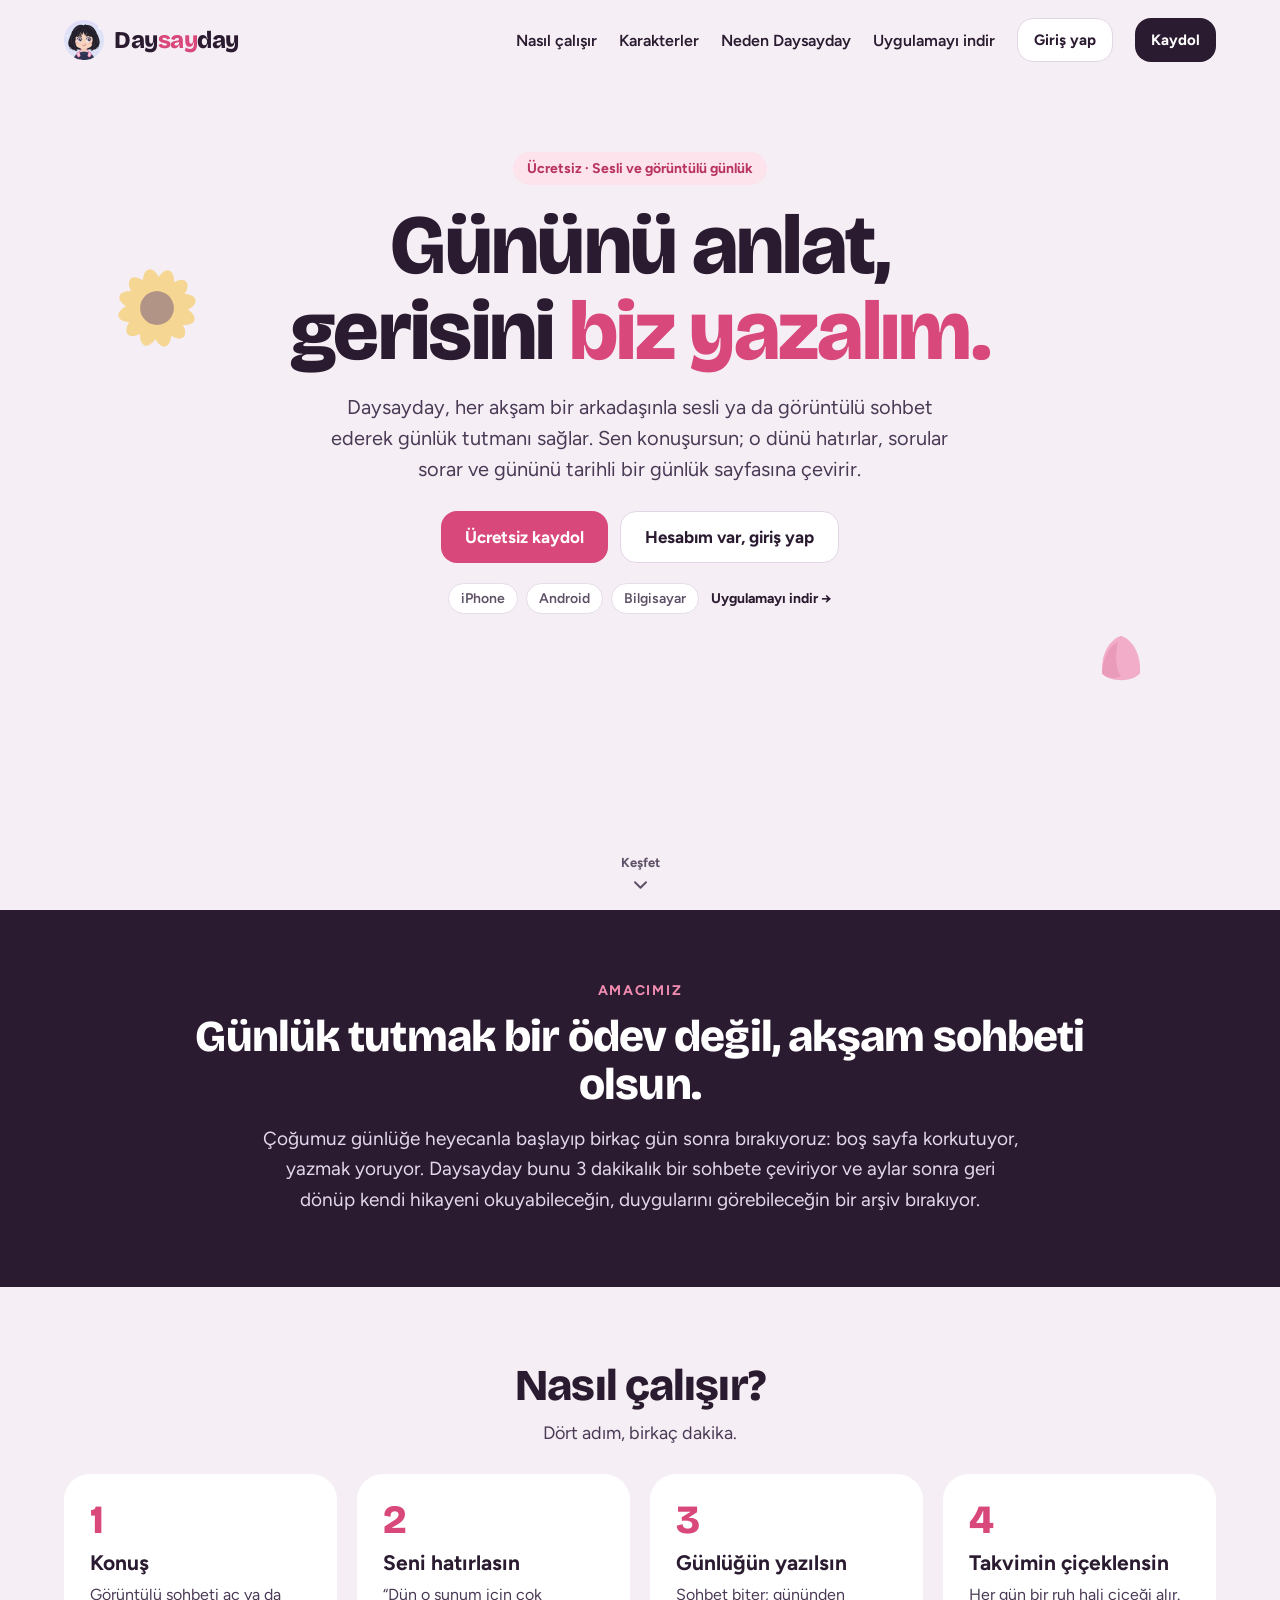
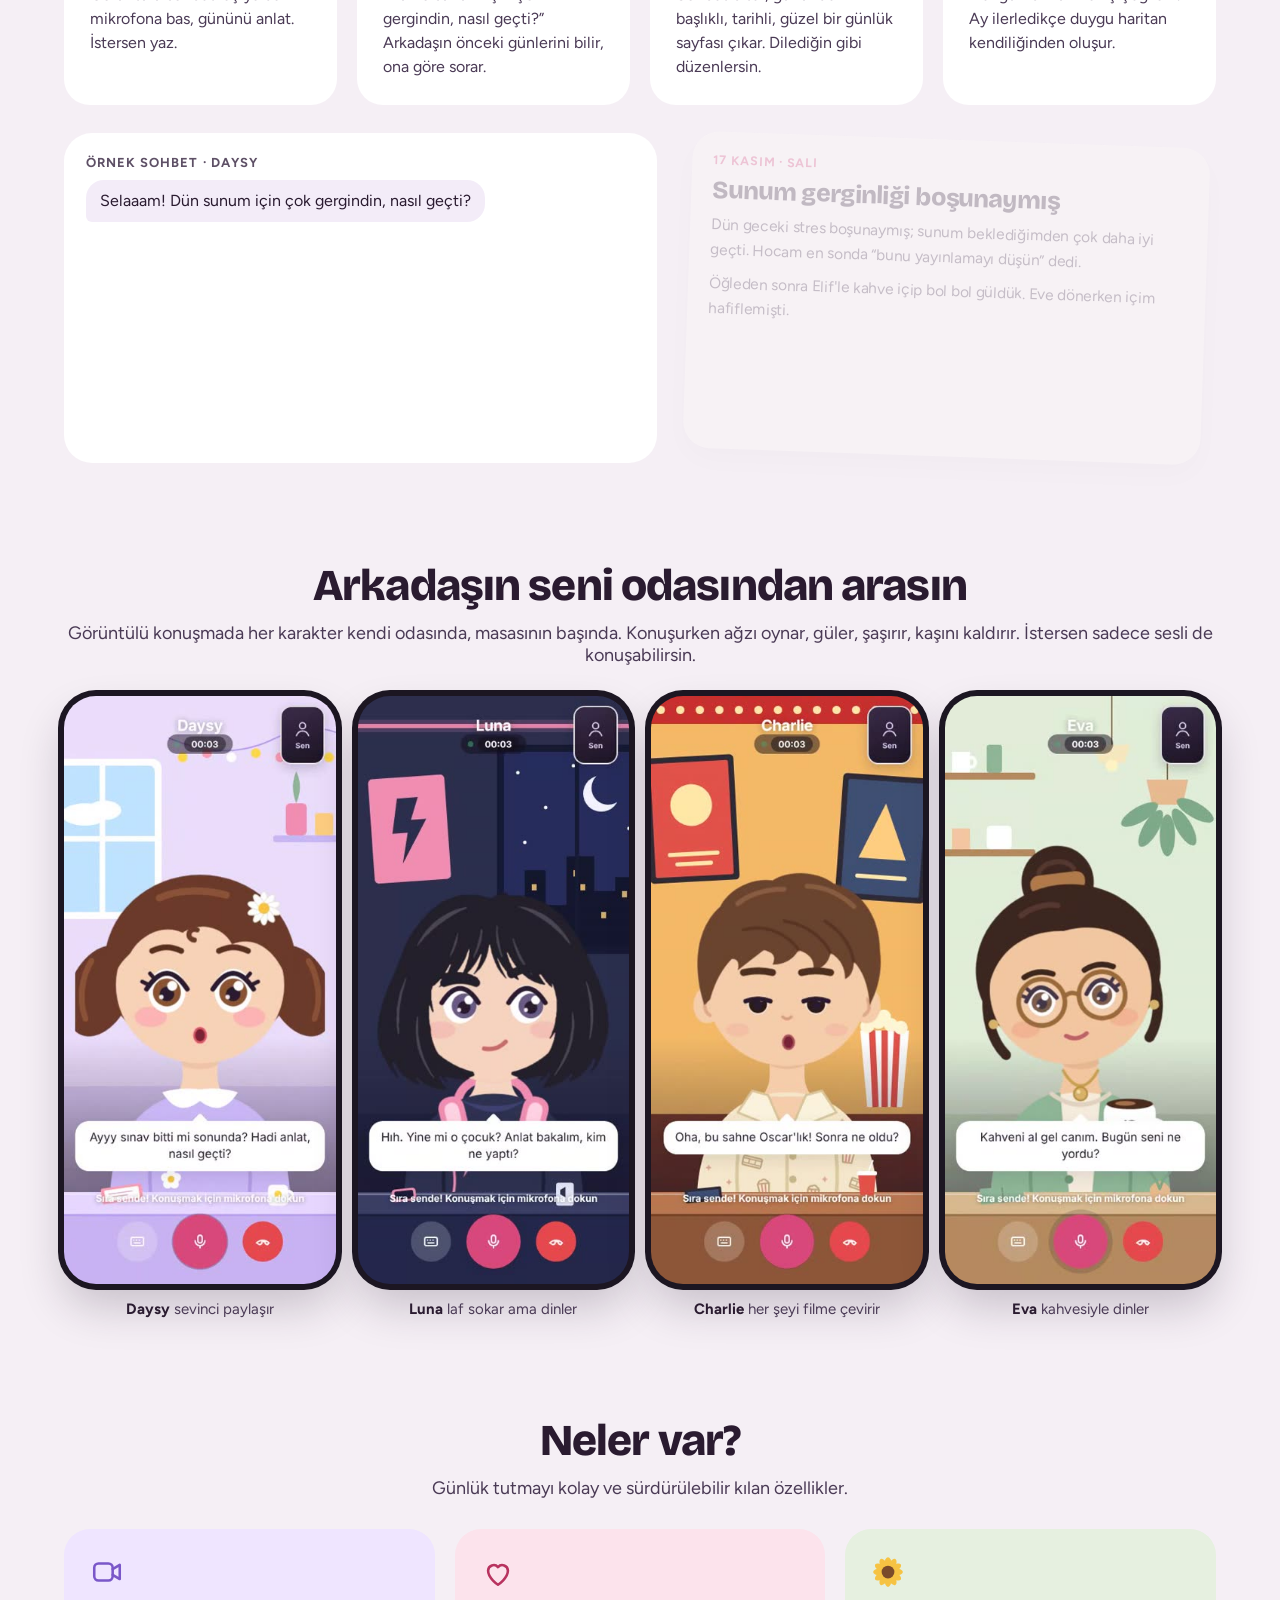
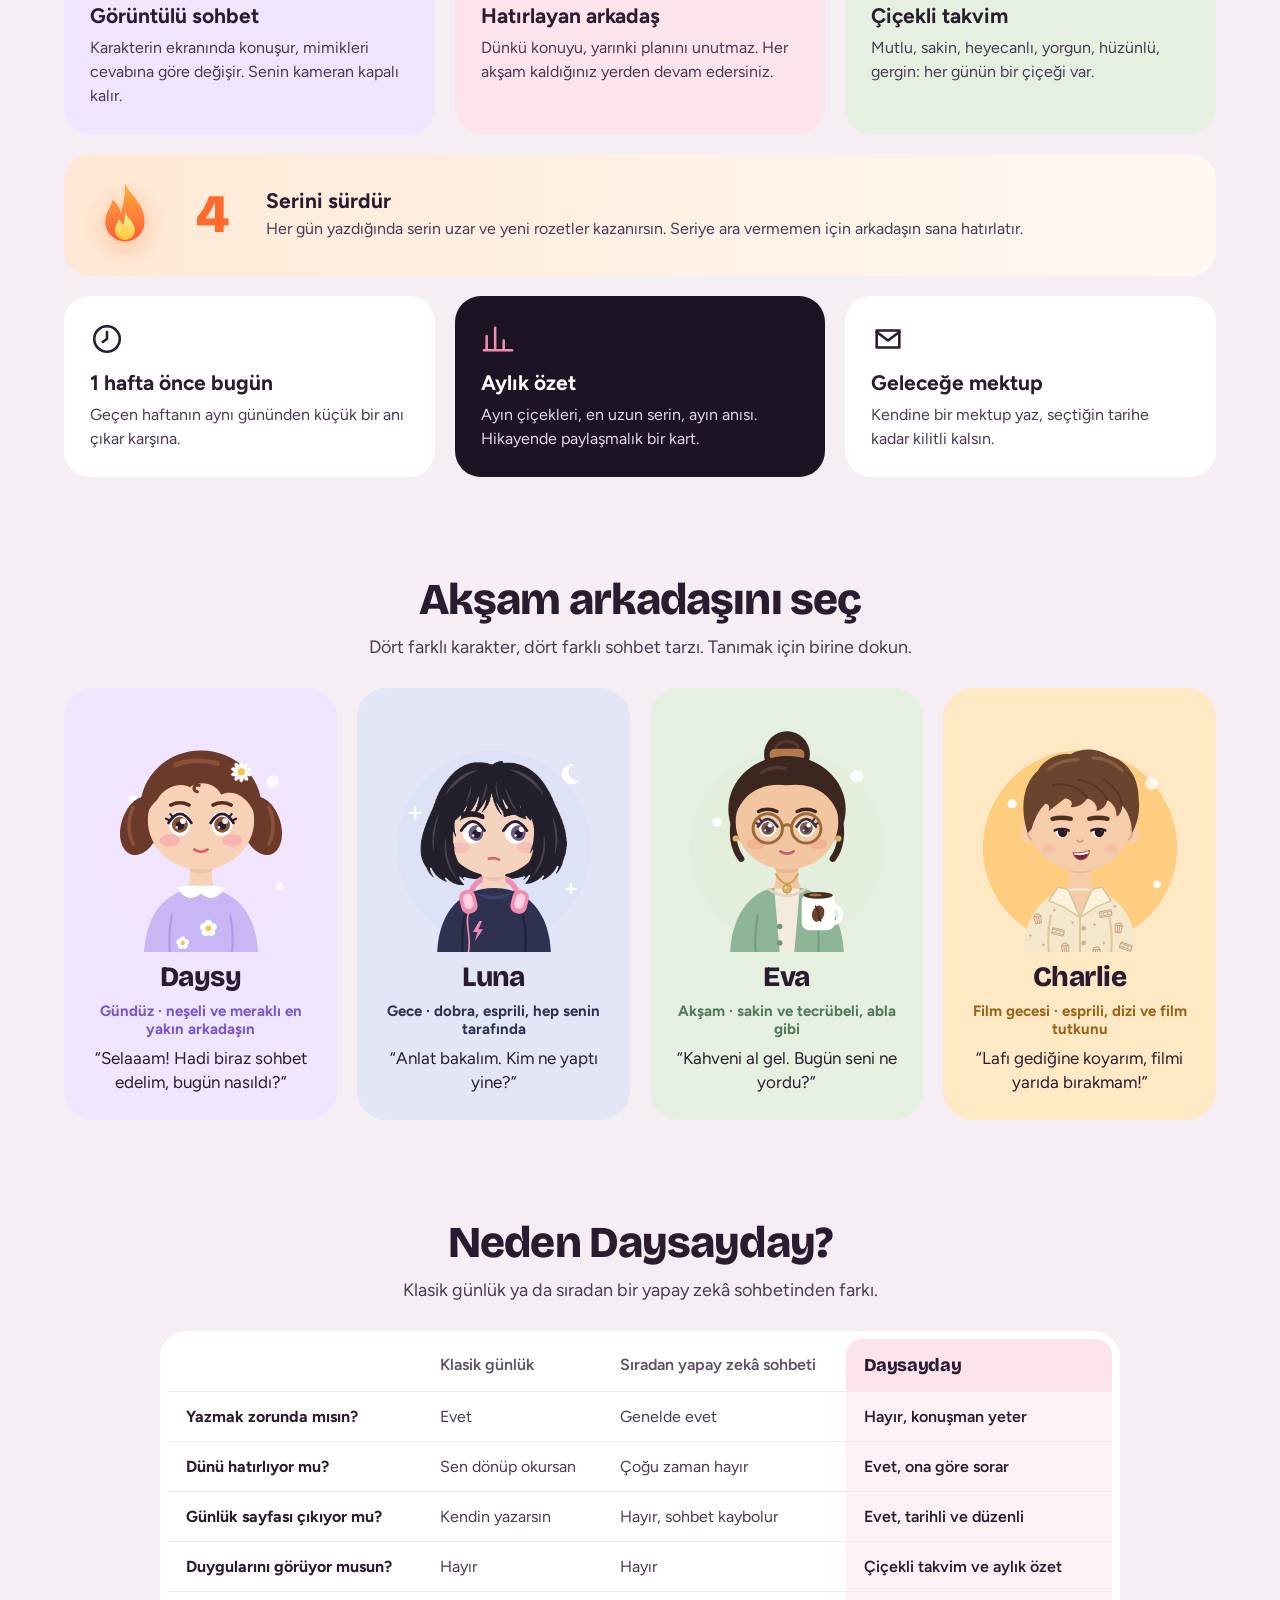
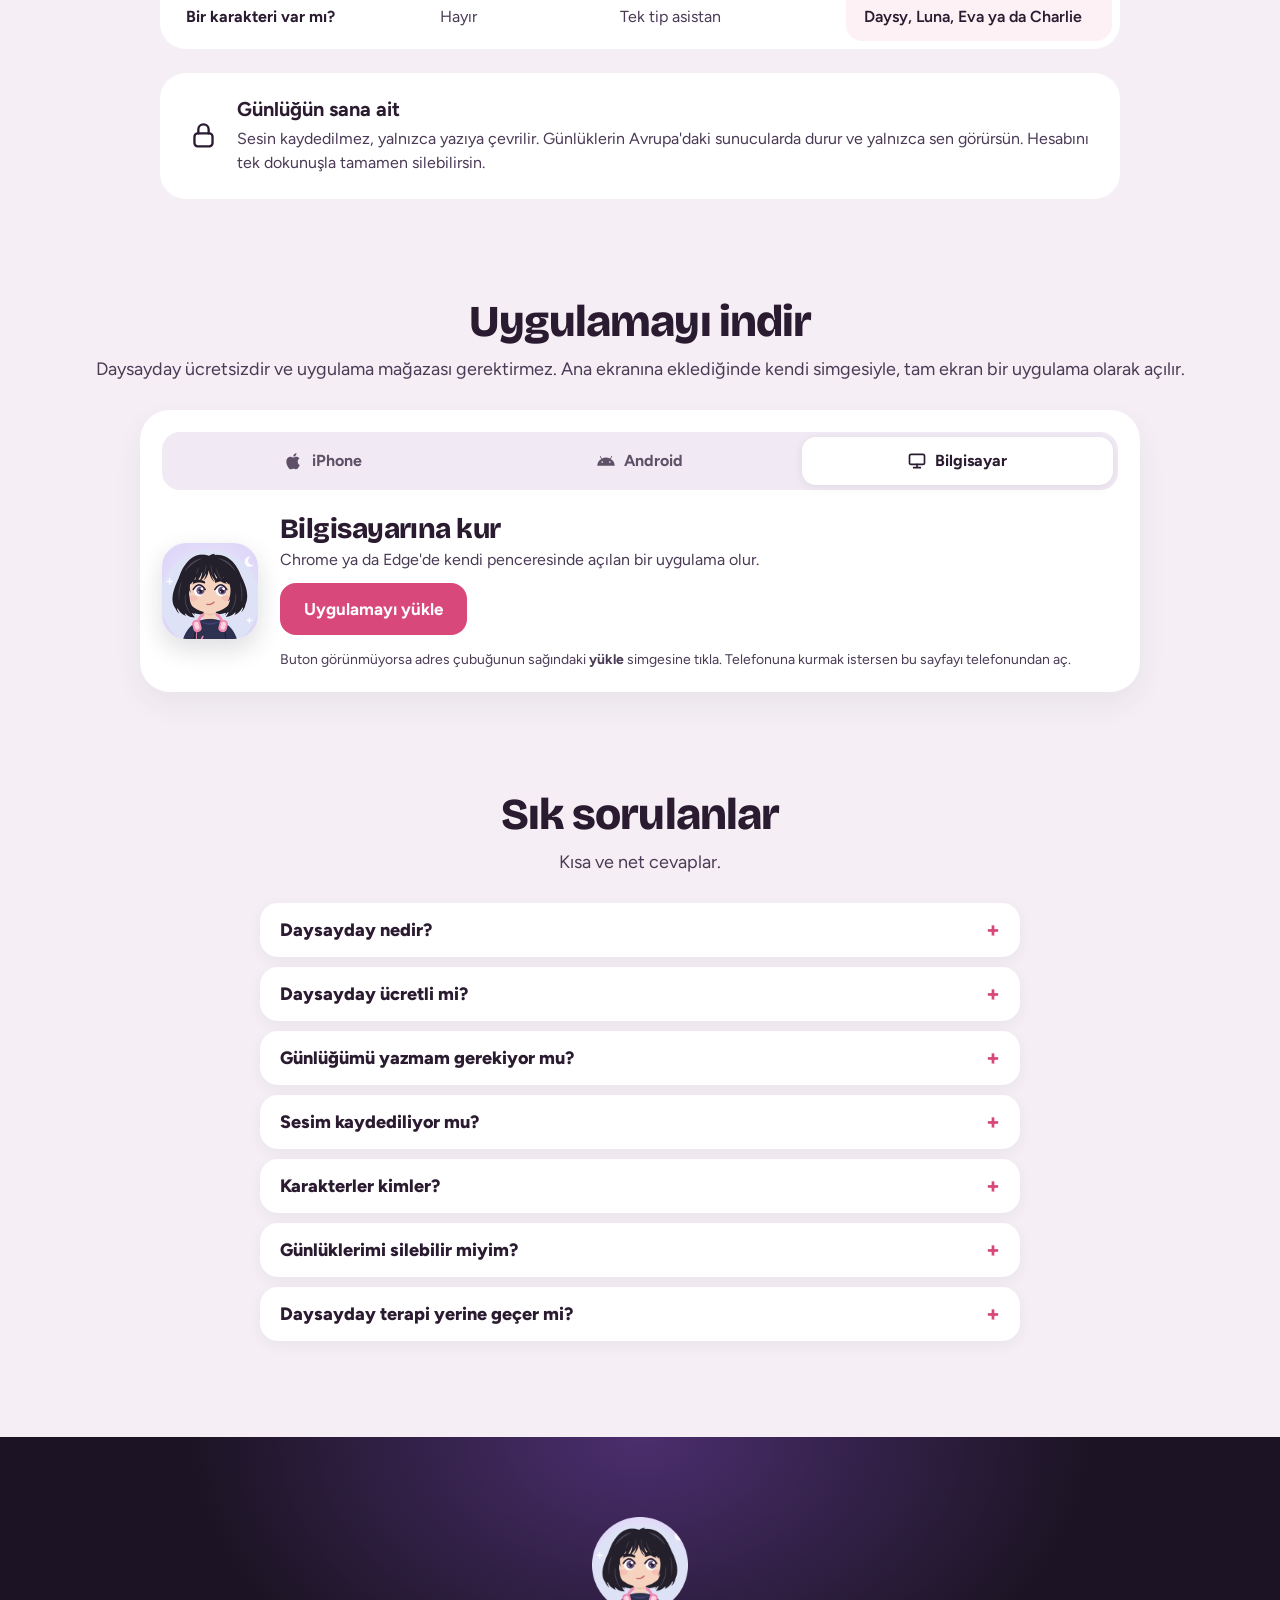
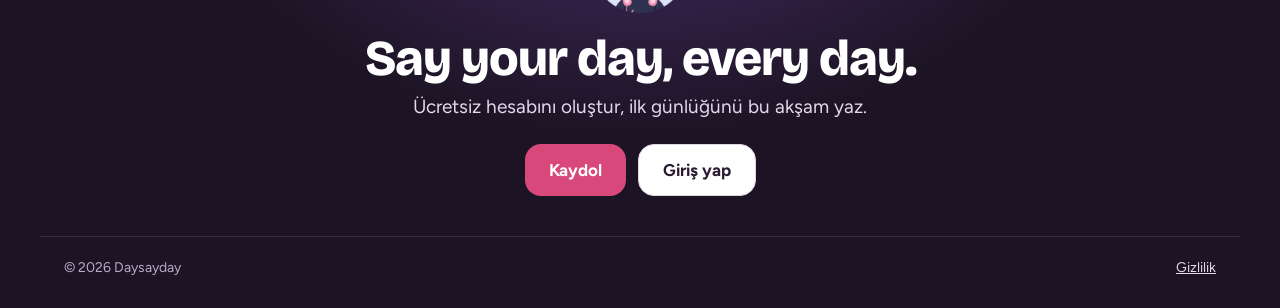
<file: index.html>
<!DOCTYPE html>
<html lang="tr">
<head>
<meta charset="utf-8">
<meta name="viewport" content="width=device-width, initial-scale=1">
<title>Daysayday · Gününü anlat, gerisini biz yazalım</title>
<meta name="description" content="Daysayday, konuşarak tutulan ücretsiz bir günlük uygulaması. Daysy, Luna, Eva ya da Charlie ile sesli veya görüntülü sohbet et; günün kendiliğinden tarihli bir günlük sayfasına dönüşsün.">
<link rel="canonical" href="https://daysayday.com/">
<script>
  // Oturumu açık olan kullanıcı tanıtımı görmeden doğrudan uygulamaya geçer.
  try { if (localStorage.getItem("sb-gptzbqozsiktakcqafjn-auth-token") && !location.hash.includes("tanitim")) location.replace("/app/"); } catch (e) {}
</script>
<meta property="og:image" content="https://daysayday.com/img/og-luna.jpg">
<meta property="og:image:width" content="640">
<meta property="og:image:height" content="640">
<meta name="twitter:image" content="https://daysayday.com/img/og-luna.jpg">
<link rel="icon" href="/favicon.ico?v=luna" sizes="any">
<link rel="icon" type="image/png" sizes="32x32" href="/img/luna-favicon-32.png">
<link rel="icon" type="image/png" sizes="96x96" href="/img/luna-favicon-96.png">
<link rel="apple-touch-icon" href="/img/luna-apple-touch-icon.png">
<script>/* Uygulama penceresinde (ana ekran / masaüstü uygulaması) açıldıysa tanıtım sayfası yerine doğrudan uygulamayı aç */(function(){var app=navigator.standalone===true||["standalone","minimal-ui","fullscreen","window-controls-overlay"].some(function(m){return matchMedia("(display-mode: "+m+")").matches});if(app)location.replace("/app/");})();</script>
<link rel="manifest" href="/manifest.webmanifest">
<meta name="theme-color" content="#F5EFF5">
<script type="application/ld+json">[{"@context": "https://schema.org", "@type": "WebApplication", "name": "Daysayday", "url": "https://daysayday.com/", "applicationCategory": "LifestyleApplication", "operatingSystem": "Web, iOS, Android (tarayıcı)", "inLanguage": "tr", "description": "Konuşarak tutulan günlük. Bir karaktere gününü anlat, sohbetin tarihli bir günlük sayfasına dönüşsün.", "image": "https://daysayday.com/img/og-luna.jpg", "offers": {"@type": "Offer", "price": "0", "priceCurrency": "TRY"}}, {"@context": "https://schema.org", "@type": "FAQPage", "mainEntity": [{"@type": "Question", "name": "Daysayday nedir?", "acceptedAnswer": {"@type": "Answer", "text": "Daysayday, konuşarak tutulan bir günlük uygulamasıdır. Günün nasıl geçtiğini bir karaktere anlatırsın; sohbetin kendiliğinden tarihli bir günlük sayfasına dönüşür."}}, {"@type": "Question", "name": "Daysayday ücretli mi?", "acceptedAnswer": {"@type": "Answer", "text": "Hayır, Daysayday ücretsizdir. Uygulama mağazası gerekmez; tarayıcıdan açılır ve telefonun ana ekranına eklenebilir."}}, {"@type": "Question", "name": "Günlüğümü yazmam gerekiyor mu?", "acceptedAnswer": {"@type": "Answer", "text": "Hayır, konuşman yeter. İstersen yazarak da anlatabilirsin. Sayfayı senin anlattıklarından, senin ağzından Daysayday yazar."}}, {"@type": "Question", "name": "Sesim kaydediliyor mu?", "acceptedAnswer": {"@type": "Answer", "text": "Hayır. Konuşman cihazındaki tarayıcıda yazıya çevrilir ve sunucuya yalnızca metin gider. Görüntülü sohbette senin kameran kullanılmaz."}}, {"@type": "Question", "name": "Karakterler kimler?", "acceptedAnswer": {"@type": "Answer", "text": "Dört karakter var: neşeli ve meraklı Daysy, dobra ve esprili Luna, sakin ve tecrübeli Eva, dizi ve film tutkunu Charlie. İstediğini seçip sonra değiştirebilirsin."}}, {"@type": "Question", "name": "Günlüklerimi silebilir miyim?", "acceptedAnswer": {"@type": "Answer", "text": "Evet. Ayarlar bölümündeki “Hesabımı ve tüm günlüklerimi sil” ile hesabını ve bütün günlüklerini kalıcı olarak silebilirsin."}}, {"@type": "Question", "name": "Daysayday terapi yerine geçer mi?", "acceptedAnswer": {"@type": "Answer", "text": "Hayır. Daysayday bir günlük uygulamasıdır, terapi ya da sağlık hizmeti değildir. Kendini kötü hissediyorsan güvendiğin biriyle konuş; acil durumda 112'yi ara."}}]}]</script>
<meta property="og:title" content="Daysayday · Gününü anlat, gerisini biz yazalım">
<meta property="og:description" content="Konuşarak tutulan günlük. Daysy, Luna, Eva ve Charlie seni dinliyor, günün bir sayfaya dönüşüyor.">
<meta property="og:url" content="https://daysayday.com/">
<meta property="og:type" content="website">
<meta property="og:locale" content="tr_TR">
<meta property="og:site_name" content="Daysayday">
<meta name="twitter:card" content="summary_large_image">
<link rel="preconnect" href="https://fonts.googleapis.com">
<link rel="preconnect" href="https://fonts.gstatic.com" crossorigin>
<link href="https://fonts.googleapis.com/css2?family=Bricolage+Grotesque:opsz,wght@12..96,600;12..96,700;12..96,800&family=Figtree:wght@400;500;600;700&display=swap" rel="stylesheet">
<style>
  :root { --ink: #2A1B30; --muted: #4A3A55; --soft: #5E5066; --accent: #D9487A; --accent-dk: #B8335F; --bg: #F5EFF5; --night: #1C1424; }
  * { box-sizing: border-box; }
  html { scroll-behavior: smooth; }
  body { margin: 0; background: var(--bg); color: var(--ink); font-family: "Figtree", system-ui, sans-serif; }
  a { color: var(--accent); }
  .disp { font-family: "Bricolage Grotesque", system-ui, sans-serif; letter-spacing: -0.02em; }
  .wrap { max-width: 1200px; margin: 0 auto; padding: 0 24px; }
  .btn { display: inline-flex; align-items: center; justify-content: center; gap: 8px; min-height: 52px; padding: 0 24px; border-radius: 16px; border: 0; font: 700 17px "Figtree", sans-serif; text-decoration: none; cursor: pointer; }
  .btn-primary { background: var(--accent); color: #fff; }
  .btn-primary:hover { background: var(--accent-dk); color: #fff; }
  .btn-dark { background: var(--ink); color: #fff; }
  .btn-ghost { background: #fff; color: var(--ink); border: 1.5px solid #E2D6E6; }
  .btn:focus-visible, a:focus-visible { outline: 3px solid var(--accent); outline-offset: 3px; }

  header.top { display: flex; align-items: center; justify-content: space-between; gap: 16px; padding: 18px 24px; max-width: 1200px; margin: 0 auto; }
  .brand { display: flex; align-items: center; gap: 10px; text-decoration: none; color: var(--ink); }
  .brand img { width: 40px; height: 40px; }
  .brand span { font-weight: 800; font-size: 24px; }
  .brand b { color: var(--accent); font-weight: 800; }
  nav.links { display: flex; align-items: center; gap: 22px; font-weight: 600; }
  nav.links a.l { color: var(--ink); text-decoration: none; }
  nav.links .btn { min-height: 44px; padding: 0 16px; font-size: 15px; white-space: nowrap; }

  .hero { display: flex; flex-direction: column; align-items: center; text-align: center; padding: 72px 24px 96px; position: relative; }
  .hero > div { max-width: 820px; display: flex; flex-direction: column; align-items: center; }
  .hero .cta, .hero .platforms { justify-content: center; }
  .hero::before, .hero::after { content: ""; position: absolute; width: 90px; height: 90px; background: url(/img/flower-mutlu.svg) center/contain no-repeat; opacity: .55; animation: bobby 6s ease-in-out infinite; pointer-events: none; }
  .hero::before { left: 6%; top: 22%; transform: rotate(-12deg); }
  .hero::after { right: 7%; bottom: 26%; width: 70px; height: 70px; background-image: url(/img/flower-heyecanli.svg); animation-delay: -3s; }
  @media (max-width: 700px) { .hero::before, .hero::after { display: none; } }
  .pill { display: inline-block; padding: 8px 14px; border-radius: 999px; background: #FCE3EC; color: var(--accent-dk); font-size: 14px; font-weight: 700; }
  .hero h1 { margin: 18px 0; font-size: clamp(44px, 7.4vw, 84px); line-height: 1.02; font-weight: 800; }
  .hero h1 em { font-style: normal; color: var(--accent); }
  .hero p.lead { margin: 0 0 26px; font-size: 20px; line-height: 1.55; color: var(--muted); max-width: 640px; }
  .cta { display: flex; flex-wrap: wrap; gap: 12px; }
  .hero small { display: block; margin-top: 16px; font-size: 14px; color: var(--soft); }
  .platforms { display: flex; flex-wrap: wrap; align-items: center; gap: 8px; margin-top: 20px; font-size: 14px; font-weight: 600; color: var(--soft); }
  .platforms span { padding: 6px 12px; border-radius: 999px; background: #fff; border: 1px solid #E7DCEA; }
  .platforms a { margin-left: 4px; color: var(--ink); font-weight: 700; text-decoration: none; }
  .platforms a:hover { color: var(--accent); }
  .hero .photo { width: 100%; max-width: 520px; justify-self: center; border-radius: 40px; box-shadow: 0 30px 60px rgba(42,27,48,.25); display: block; }

  .calls { display: grid; grid-template-columns: repeat(4, minmax(0, 1fr)); gap: 22px; margin-top: 28px; }
  .callclip { margin: 0; text-align: center; }
  .callclip video { width: 100%; aspect-ratio: 390 / 844; object-fit: cover; display: block; border-radius: 32px; background: #1C1622; box-shadow: 0 0 0 6px #1C1622, 0 22px 44px rgba(42,27,48,.22); }
  .callclip figcaption { margin-top: 16px; font-size: 15px; color: var(--muted); }
  .callclip figcaption b { color: var(--ink); }
  @media (max-width: 900px) { .calls { grid-template-columns: repeat(2, minmax(0, 1fr)); } }
  .purpose { background: var(--ink); color: #fff; }
  .purpose .wrap { max-width: 1000px; text-align: center; padding: 72px 24px; }
  .eyebrow { font-size: 14px; font-weight: 700; letter-spacing: .12em; }
  .purpose .eyebrow { color: #F28DB2; }
  .purpose h2 { margin: 14px 0; font-size: clamp(30px, 4vw, 44px); line-height: 1.1; font-weight: 800; }
  .purpose p { margin: 0 auto; max-width: 760px; font-size: 19px; line-height: 1.6; color: #E4D8EE; }

  section.block { padding: 72px 24px 24px; }
  section.block h2 { margin: 0 0 10px; text-align: center; font-size: clamp(32px, 4vw, 44px); font-weight: 800; }
  .faq { max-width: 760px; margin: 0 auto; display: flex; flex-direction: column; gap: 10px; }
  .faq details { background: #fff; border-radius: 18px; padding: 16px 20px; box-shadow: 0 4px 14px rgba(42,27,48,.06); }
  .faq summary { cursor: pointer; font-weight: 800; font-size: 18px; list-style: none; display: flex; justify-content: space-between; gap: 12px; }
  .faq summary::-webkit-details-marker { display: none; }
  .faq summary::after { content: "+"; color: var(--accent, #E2528A); font-size: 22px; line-height: 1; }
  .faq details[open] summary::after { content: "–"; }
  .faq p { margin: 10px 0 0; color: var(--muted); font-size: 16px; line-height: 1.6; }
  section.block .sub { margin: 0 0 30px; text-align: center; font-size: 18px; color: var(--muted); }
  .grid4 { display: grid; grid-template-columns: repeat(4, minmax(0, 1fr)); gap: 20px; }
  .grid3 { display: grid; grid-template-columns: repeat(3, minmax(0, 1fr)); gap: 20px; }
  @media (max-width: 1100px) { .friends4 { grid-template-columns: repeat(2, minmax(0, 1fr)); } }
  @media (max-width: 560px) { .friends4 { grid-template-columns: 1fr; } }
  .card { background: #fff; border-radius: 26px; padding: 26px; }
  .card h3 { margin: 10px 0 8px; font-size: 21px; }
  .card p { margin: 0; font-size: 16px; line-height: 1.5; color: var(--muted); }
  .num { font-size: 40px; font-weight: 800; color: var(--accent); line-height: 1; }
  .card svg, .card .ic { width: 34px; height: 34px; }
  .lilac { background: #EFE5FF; } .pink { background: #FCE3EC; } .sage { background: #E6F0E0; }
  .night { background: var(--night); color: #fff; } .night p { color: #E4D8EE; }
  .friend { text-align: center; display: flex; flex-direction: column; align-items: center; gap: 8px; border-radius: 30px; padding: 24px; }
  .friend img { width: 210px; height: 230px; }
  .friend h3 { margin: 0; font-size: 28px; font-weight: 800; }
  .friend .who { font-size: 15px; font-weight: 700; }
  .friend p { margin: 0; font-size: 17px; line-height: 1.45; }

  .table-box { max-width: 960px; margin: 0 auto; overflow-x: auto; background: #fff; border-radius: 26px; padding: 8px; }
  table { width: 100%; border-collapse: collapse; font-size: 16px; min-width: 620px; }
  th, td { padding: 15px 18px; text-align: left; }
  th { color: var(--soft); font-weight: 600; }
  th.us { background: #FCE3EC; color: var(--ink); font-weight: 800; font-size: 18px; border-radius: 16px 16px 0 0; }
  td { border-top: 1px solid #F0E8F3; color: var(--muted); }
  td:first-child { color: var(--ink); font-weight: 700; }
  td.us { background: #FDF1F5; color: var(--ink); font-weight: 600; }
  tr:last-child td.us { border-radius: 0 0 16px 16px; }

  .privacy { max-width: 960px; margin: 24px auto 0; background: #fff; border-radius: 26px; padding: 24px 28px; display: flex; gap: 18px; align-items: center; }
  .privacy h3 { margin: 0; font-size: 20px; } .privacy p { margin: 6px 0 0; color: var(--muted); line-height: 1.5; }

  .final { margin-top: 72px; background: radial-gradient(600px 400px at 50% 0%, #4B2E6E 0%, var(--night) 75%); color: #fff; }
  .final .wrap { max-width: 900px; text-align: center; padding: 80px 24px 40px; }
  .final img { width: 96px; height: 96px; }
  .final h2 { margin: 16px 0 10px; font-size: clamp(34px, 5vw, 50px); font-weight: 800; line-height: 1.05; }
  .final p { margin: 0 0 26px; font-size: 19px; color: #E4D8EE; }
  .final .cta { justify-content: center; }
  footer { max-width: 1200px; margin: 0 auto; padding: 22px 24px 32px; display: flex; flex-wrap: wrap; justify-content: space-between; gap: 12px; font-size: 14px; color: #B9A9C9; border-top: 1px solid rgba(255,255,255,.1); }
  footer a { color: #E4D8EE; margin-left: 16px; }

  /* full-height hero: nothing peeks in from below */
  .hero { min-height: calc(100svh - 70px); position: relative; }
  .hero > div:not(.floaties) { position: relative; z-index: 1; }
  .floaties { position: absolute; inset: 0; pointer-events: none; overflow: hidden; z-index: 0; }
  .floaties img { position: absolute; width: 38px; opacity: .85; animation: floaty 7s ease-in-out infinite; }
  @keyframes floaty { 0%, 100% { transform: translateY(0) rotate(0); } 50% { transform: translateY(-22px) rotate(14deg); } }
  .photo-wrap { justify-self: center; width: 100%; max-width: min(520px, 64vh); animation: bobby 5s ease-in-out infinite; }
  .photo-wrap .photo { transition: transform .4s cubic-bezier(.3,1.4,.5,1); }
  .photo-wrap:hover .photo { transform: rotate(-2deg) scale(1.03); }
  @keyframes bobby { 50% { transform: translateY(-10px); } }
  .scroll-cue { position: absolute; left: 50%; bottom: 14px; transform: translateX(-50%); display: flex; flex-direction: column; align-items: center; gap: 4px; font-size: 13px; font-weight: 700; color: var(--soft); text-decoration: none; z-index: 1; }
  .scroll-cue svg { width: 22px; height: 22px; animation: nudge 1.6s ease-in-out infinite; }
  @keyframes nudge { 50% { transform: translateY(6px); } }
  .wave-word { display: inline-block; animation: wiggle 2.8s ease-in-out infinite; transform-origin: 50% 80%; }
  @keyframes wiggle { 0%, 70%, 100% { transform: rotate(0); } 78% { transform: rotate(-5deg) scale(1.06); } 86% { transform: rotate(4deg); } 94% { transform: rotate(-2deg); } }

  /* reveal on scroll */
  .rv { opacity: 0; transform: translateY(26px); transition: opacity .7s ease, transform .7s cubic-bezier(.2,.8,.2,1); }
  .rv.in { opacity: 1; transform: none; }
  .grid4 .rv:nth-child(2), .grid3 .rv:nth-child(2) { transition-delay: .1s; } .grid4 .rv:nth-child(3), .grid3 .rv:nth-child(3) { transition-delay: .2s; } .grid4 .rv:nth-child(4) { transition-delay: .3s; }
  .card { transition: transform .3s cubic-bezier(.3,1.4,.5,1), box-shadow .3s; }
  .card:hover { transform: translateY(-6px) rotate(-.6deg); box-shadow: 0 16px 34px rgba(42,27,48,.1); }

  /* live demo */
  .demo { margin-top: 28px; display: grid; grid-template-columns: 1.1fr 1fr; gap: 20px; align-items: stretch; }
  .demo .chatbox, .demo .pagebox { background: #fff; border-radius: 28px; padding: 22px; min-height: 330px; }
  .demo .chatbox { display: flex; flex-direction: column; gap: 10px; }
  .demo .k { font-size: 13px; font-weight: 700; letter-spacing: .08em; color: var(--soft); }
  .bub { max-width: 82%; padding: 10px 14px; border-radius: 18px; font-size: 16px; line-height: 1.4; opacity: 0; transform: translateY(10px) scale(.96); transition: all .45s cubic-bezier(.3,1.4,.5,1); }
  .bub.show { opacity: 1; transform: none; }
  .bub.a { background: #F3ECF8; border-bottom-left-radius: 6px; align-self: flex-start; }
  .bub.u { background: var(--ink); color: #fff; border-bottom-right-radius: 6px; align-self: flex-end; }
  .bub.typing { display: inline-flex; gap: 4px; padding: 14px; } .bub.typing i { width: 7px; height: 7px; border-radius: 4px; background: #A99BB2; animation: dot 1s infinite; } .bub.typing i:nth-child(2) { animation-delay: .15s; } .bub.typing i:nth-child(3) { animation-delay: .3s; }
  @keyframes dot { 50% { opacity: .3; transform: translateY(-3px); } }
  .pagebox { background: #FFFDF8 !important; box-shadow: 0 12px 30px rgba(42,27,48,.07); opacity: .25; transform: rotate(2deg) scale(.96); transition: all .7s cubic-bezier(.3,1.3,.5,1); position: relative; }
  .pagebox.show { opacity: 1; transform: rotate(-1deg); }
  .pagebox .when { font-size: 13px; font-weight: 700; letter-spacing: .08em; color: var(--accent); }
  .pagebox h3 { margin: 8px 0; font-size: 26px; font-weight: 800; }
  .pagebox p { margin: 0 0 10px; color: #3A2C40; line-height: 1.6; }
  .pagebox .stamp { position: absolute; right: 18px; top: 16px; width: 64px; height: 64px; transform: scale(0) rotate(-40deg); transition: transform .6s cubic-bezier(.3,1.8,.5,1) .5s; }
  .pagebox.show .stamp { transform: scale(1) rotate(0); }

  /* live characters */
  .friend { cursor: pointer; border: 0; font: inherit; color: inherit; position: relative; }
  .friend .live { width: 220px; height: 240px; }
  .friend .tap { font-size: 13px; font-weight: 700; color: var(--soft); display: inline-flex; align-items: center; gap: 6px; }
  .friend .said { min-height: 50px; }
  .friend:focus-visible { outline: 3px solid var(--accent); outline-offset: 4px; }

  /* streak teaser */
  .flame-card { display: flex; align-items: center; gap: 18px; }
  .flame-card .big { font-family: "Bricolage Grotesque", sans-serif; font-size: 54px; font-weight: 800; color: #FF6A2B; line-height: 1; min-width: 70px; text-align: center; }
  .flame-card svg.fl { width: 70px; height: 70px; flex: none; animation: flick 1.6s ease-in-out infinite; transform-origin: 50% 90%; filter: drop-shadow(0 6px 14px rgba(255,110,40,.4)); }
  @keyframes flick { 50% { transform: scale(1.06) rotate(-2deg); } }

  /* download section */
  .dl { max-width: 1000px; margin: 0 auto; background: #fff; border-radius: 30px; padding: 22px; box-shadow: 0 12px 30px rgba(42,27,48,.06); }
  .dl-tabs { display: grid; grid-template-columns: repeat(3, 1fr); gap: 6px; background: #F1EAF4; border-radius: 18px; padding: 5px; margin-bottom: 22px; }
  .dl-tabs button { display: flex; align-items: center; justify-content: center; gap: 8px; min-height: 48px; border: 0; border-radius: 14px; background: transparent; font: 700 16px "Figtree", sans-serif; color: var(--soft); cursor: pointer; }
  .dl-tabs button svg { width: 20px; height: 20px; }
  .dl-tabs button[aria-selected="true"] { background: #fff; color: var(--ink); box-shadow: 0 2px 10px rgba(42,27,48,.08); }
  .dl-steps { display: grid; grid-template-columns: repeat(4, minmax(0, 1fr)); gap: 16px; }
  .st > b { display: block; margin-top: 12px; font-size: 17px; } .st p { margin: 4px 0 0; color: var(--muted); font-size: 15px; line-height: 1.45; }
  .ph { height: 190px; border-radius: 22px; background: #F6F0F8; position: relative; overflow: hidden; display: flex; flex-direction: column; justify-content: flex-end; align-items: center; padding: 12px; }
  .ph .bar { position: absolute; top: 14px; left: 12px; right: 12px; height: 30px; border-radius: 10px; background: #fff; font-size: 12px; color: var(--soft); display: grid; place-items: center; }
  .share-hl { width: 54px; height: 54px; border-radius: 16px; background: #fff; display: grid; place-items: center; color: #2F7BF6; box-shadow: 0 0 0 4px rgba(47,123,246,.25); animation: pulse2 1.6s ease-in-out infinite; }
  .share-hl svg { width: 28px; height: 28px; }
  @keyframes pulse2 { 50% { box-shadow: 0 0 0 10px rgba(47,123,246,.12); transform: scale(1.06); } }
  .sheet { width: 100%; background: #fff; border-radius: 14px; overflow: hidden; }
  .sheet .row { padding: 10px 12px; font-size: 13px; border-top: 1px solid #EEE; display: flex; align-items: center; gap: 8px; }
  .sheet .row:first-child { border-top: 0; }
  .sheet .row.hl { background: #EAF2FF; font-weight: 700; color: #1C5FD1; animation: pulse3 1.6s ease-in-out infinite; } .sheet .row svg { width: 18px; height: 18px; }
  @keyframes pulse3 { 50% { background: #D7E6FF; } }
  .addbox { width: 100%; background: #fff; border-radius: 14px; padding: 12px; display: flex; gap: 10px; align-items: center; }
  .addbox img { width: 44px; height: 44px; border-radius: 11px; } .addbox b { display: block; font-size: 14px; margin: 0; } .addbox span { font-size: 11px; color: var(--soft); }
  .addbox .tg { display: inline-block; vertical-align: middle; margin-left: 6px; width: 30px; height: 18px; border-radius: 9px; background: #34C759; position: relative; } .addbox .tg::after { content: ""; position: absolute; right: 2px; top: 2px; width: 14px; height: 14px; border-radius: 7px; background: #fff; }
  .addbtn { position: absolute; top: 14px; right: 14px; background: #2F7BF6; color: #fff; font-size: 13px; font-weight: 700; padding: 6px 12px; border-radius: 10px; animation: pulse2 1.6s ease-in-out infinite; }
  .ph.home { background: linear-gradient(160deg, #6E5BD8, #E07AA8); color: #fff; justify-content: center; gap: 6px; }
  .apps { display: grid; grid-template-columns: repeat(4, 34px); gap: 10px; } .apps i { width: 34px; height: 34px; border-radius: 9px; background: rgba(255,255,255,.35); } .apps img { width: 34px; height: 34px; border-radius: 9px; animation: pop 1.8s ease-in-out infinite; }
  @keyframes pop { 0%, 60%, 100% { transform: scale(1); } 70% { transform: scale(1.25); } 80% { transform: scale(.95); } }
  .ph.home span { font-size: 12px; font-weight: 700; }
  .dl-hero { display: flex; gap: 22px; align-items: center; }
  .dl-hero > img { border-radius: 24px; box-shadow: 0 10px 24px rgba(42,27,48,.15); flex: none; }
  .dl-hero h3 { margin: 0; font-size: 28px; font-weight: 800; } .dl-hero p { margin: 4px 0 14px; color: var(--muted); }
  .dl-note { font-size: 14px; color: var(--soft); margin: 14px 0 0 !important; line-height: 1.5; }
  .dl-done { text-align: center; font-weight: 700; color: #2E7D4F; margin: 14px 0 0; }
  @media (max-width: 900px) { .dl-steps { grid-template-columns: repeat(2, minmax(0, 1fr)); } }
  @media (max-width: 520px) { .dl { padding: 14px; } .dl-steps { grid-template-columns: 1fr; } .dl-hero { flex-direction: column; text-align: center; } .dl-tabs button { font-size: 14px; } }

  @media (prefers-reduced-motion: reduce) { *, *::before, *::after { animation: none !important; transition: none !important; } .rv { opacity: 1; transform: none; } }

  @media (max-width: 900px) {
    .demo { grid-template-columns: 1fr; }
    .hero { grid-template-columns: 1fr; padding-top: 8px; }
    .hero .photo { max-width: 100%; }
    .photo-wrap { max-width: 400px; }
    .hero { min-height: auto; padding-bottom: 64px; }
    .grid4 { grid-template-columns: repeat(2, minmax(0, 1fr)); }
    .grid3 { grid-template-columns: 1fr; }
    nav.links a.l { display: none; }
  }
  @media (max-width: 520px) {
    header.top { padding: 14px 16px; gap: 8px; }
    .brand img { width: 34px; height: 34px; }
    nav.links { gap: 6px; }
    nav.links .btn { min-height: 40px; padding: 0 12px; font-size: 14px; border-radius: 12px; }
    .hero { padding: 4px 16px 48px; gap: 28px; }
    .hero h1 { font-size: 40px; margin: 14px 0; }
    .hero p.lead { font-size: 17px; }
    .cta .btn { width: 100%; }
    .platforms a { width: 100%; margin: 4px 0 0; }
    .photo-wrap { max-width: 340px; }
    .scroll-cue { display: none; }
    .grid4 { grid-template-columns: 1fr; }
    .brand span { font-size: 20px; }
    .privacy { flex-direction: column; align-items: flex-start; }
  }
</style>
</head>
<body>
<header class="top">
  <a class="brand" href="/#tanitim"><img src="/img/logo.png" alt=""><span class="disp">Day<b>say</b>day</span></a>
  <nav class="links" aria-label="Ana menü">
    <a class="l" href="#nasil">Nasıl çalışır</a>
    <a class="l" href="#karakterler">Karakterler</a>
    <a class="l" href="#neden">Neden Daysayday</a>
    <a class="l" href="#kur">Uygulamayı indir</a>
    <a class="btn btn-ghost" href="/app/#giris">Giriş yap</a>
    <a class="btn btn-dark" href="/app/#kaydol">Kaydol</a>
  </nav>
</header>

<main>
  <section class="hero wrap">
    <div>
      <span class="pill">Ücretsiz · Sesli ve görüntülü günlük</span>
      <h1 class="disp">Gününü anlat,<br>gerisini <em class="wave-word">biz yazalım.</em></h1>
      <p class="lead">Daysayday, her akşam bir arkadaşınla sesli ya da görüntülü sohbet ederek günlük tutmanı sağlar. Sen konuşursun; o dünü hatırlar, sorular sorar ve gününü tarihli bir günlük sayfasına çevirir.</p>
      <div class="cta">
        <a class="btn btn-primary" href="/app/#kaydol">Ücretsiz kaydol</a>
        <a class="btn btn-ghost" href="/app/#giris">Hesabım var, giriş yap</a>
      </div>
      <div class="platforms"><span>iPhone</span><span>Android</span><span>Bilgisayar</span><a href="#kur">Uygulamayı indir →</a></div>
    </div>
    <a class="scroll-cue" href="#amac">Keşfet<svg viewBox="0 0 24 24" fill="none" stroke="currentColor" stroke-width="2.2" stroke-linecap="round" stroke-linejoin="round" aria-hidden="true"><path d="M6 9l6 6 6-6"/></svg></a>
  </section>

  <section class="purpose" id="amac">
    <div class="wrap">
      <div class="eyebrow">AMACIMIZ</div>
      <h2 class="disp">Günlük tutmak bir ödev değil, akşam sohbeti olsun.</h2>
      <p>Çoğumuz günlüğe heyecanla başlayıp birkaç gün sonra bırakıyoruz: boş sayfa korkutuyor, yazmak yoruyor. Daysayday bunu 3 dakikalık bir sohbete çeviriyor ve aylar sonra geri dönüp kendi hikayeni okuyabileceğin, duygularını görebileceğin bir arşiv bırakıyor.</p>
    </div>
  </section>

  <section class="block wrap" id="nasil">
    <h2 class="disp">Nasıl çalışır?</h2>
    <p class="sub">Dört adım, birkaç dakika.</p>
    <div class="grid4">
      <div class="card rv"><div class="num disp">1</div><h3>Konuş</h3><p>Görüntülü sohbeti aç ya da mikrofona bas, gününü anlat. İstersen yaz.</p></div>
      <div class="card rv"><div class="num disp">2</div><h3>Seni hatırlasın</h3><p>“Dün o sunum için çok gergindin, nasıl geçti?” Arkadaşın önceki günlerini bilir, ona göre sorar.</p></div>
      <div class="card rv"><div class="num disp">3</div><h3>Günlüğün yazılsın</h3><p>Sohbet biter; gününden başlıklı, tarihli, güzel bir günlük sayfası çıkar. Dilediğin gibi düzenlersin.</p></div>
      <div class="card rv"><div class="num disp">4</div><h3>Takvimin çiçeklensin</h3><p>Her gün bir ruh hali çiçeği alır. Ay ilerledikçe duygu haritan kendiliğinden oluşur.</p></div>
    </div>
    <div class="demo rv" id="demo" aria-label="Örnek sohbet ve günlük sayfası">
      <div class="chatbox" id="demoChat"><div class="k">ÖRNEK SOHBET · DAYSY</div></div>
      <div class="pagebox" id="demoPage">
        <img class="stamp" src="/img/flower-mutlu.svg" alt="Mutlu çiçeği">
        <div class="when">17 KASIM · SALI</div>
        <h3 class="disp">Sunum gerginliği boşunaymış</h3>
        <p>Dün geceki stres boşunaymış; sunum beklediğimden çok daha iyi geçti. Hocam en sonda “bunu yayınlamayı düşün” dedi.</p>
        <p>Öğleden sonra Elif'le kahve içip bol bol güldük. Eve dönerken içim hafiflemişti.</p>
      </div>
    </div>
  </section>

  <section class="block wrap" id="goruntulu">
    <h2 class="disp">Arkadaşın seni odasından arasın</h2>
    <p class="sub">Görüntülü konuşmada her karakter kendi odasında, masasının başında. Konuşurken ağzı oynar, güler, şaşırır, kaşını kaldırır. İstersen sadece sesli de konuşabilirsin.</p>
    <div class="calls">
      <figure class="callclip rv"><video autoplay muted loop playsinline preload="none" poster="/img/gorusme/daysy.jpg" aria-label="Daysy ile görüntülü konuşma"><source src="/img/gorusme/daysy.mp4" type="video/mp4"></video><figcaption><b>Daysy</b> sevinci paylaşır</figcaption></figure>
      <figure class="callclip rv"><video autoplay muted loop playsinline preload="none" poster="/img/gorusme/ivy.jpg" aria-label="Luna ile görüntülü konuşma"><source src="/img/gorusme/ivy.mp4" type="video/mp4"></video><figcaption><b>Luna</b> laf sokar ama dinler</figcaption></figure>
      <figure class="callclip rv"><video autoplay muted loop playsinline preload="none" poster="/img/gorusme/charlie.jpg" aria-label="Charlie ile görüntülü konuşma"><source src="/img/gorusme/charlie.mp4" type="video/mp4"></video><figcaption><b>Charlie</b> her şeyi filme çevirir</figcaption></figure>
      <figure class="callclip rv"><video autoplay muted loop playsinline preload="none" poster="/img/gorusme/sage.jpg" aria-label="Eva ile görüntülü konuşma"><source src="/img/gorusme/sage.mp4" type="video/mp4"></video><figcaption><b>Eva</b> kahvesiyle dinler</figcaption></figure>
    </div>
  </section>

  <section class="block wrap">
    <h2 class="disp">Neler var?</h2>
    <p class="sub">Günlük tutmayı kolay ve sürdürülebilir kılan özellikler.</p>
    <div class="grid3">
      <div class="card lilac"><svg viewBox="0 0 24 24" fill="none" stroke="#7A57C9" stroke-width="1.8" stroke-linecap="round" stroke-linejoin="round" aria-hidden="true"><rect x="3" y="6" width="13" height="12" rx="3"/><path d="M16 10l5-3v10l-5-3"/></svg><h3>Görüntülü sohbet</h3><p>Karakterin ekranında konuşur, mimikleri cevabına göre değişir. Senin kameran kapalı kalır.</p></div>
      <div class="card pink"><svg viewBox="0 0 24 24" fill="none" stroke="#B8335F" stroke-width="1.8" stroke-linecap="round" stroke-linejoin="round" aria-hidden="true"><path d="M12 21s-7-4.5-7-10a4 4 0 0 1 7-2.5A4 4 0 0 1 19 11c0 5.5-7 10-7 10z"/></svg><h3>Hatırlayan arkadaş</h3><p>Dünkü konuyu, yarınki planını unutmaz. Her akşam kaldığınız yerden devam edersiniz.</p></div>
      <div class="card sage"><img class="ic" src="/img/flower-mutlu.svg" alt=""><h3>Çiçekli takvim</h3><p>Mutlu, sakin, heyecanlı, yorgun, hüzünlü, gergin: her günün bir çiçeği var.</p></div>
      <div class="card flame-card" id="flameCard" style="grid-column:1/-1;background:linear-gradient(90deg,#FFE9D6,#FFF8F1)">
        <svg class="fl" viewBox="0 0 100 100" aria-hidden="true"><defs><linearGradient id="lfa" x1="0" y1="0" x2="0" y2="1"><stop offset="0" stop-color="#FFB13B"/><stop offset="1" stop-color="#FF5A36"/></linearGradient><linearGradient id="lfb" x1="0" y1="0" x2="0" y2="1"><stop offset="0" stop-color="#FFF3A6"/><stop offset="1" stop-color="#FFC531"/></linearGradient></defs><path d="M50 4C56 22 78 32 78 60a28 28 0 0 1-56 0c0-14 8-20 10-32 7 6 11 12 12 20 4-12 6-26 6-44z" fill="url(#lfa)"/><path d="M50 46c4 9 14 14 14 26a14 14 0 0 1-28 0c0-7 4-10 5-16 4 3 6 6 6 10 2-6 3-12 3-20z" fill="url(#lfb)"/></svg>
        <div class="big" id="flameNum">0</div>
        <div><h3 style="margin:0 0 4px">Serini sürdür</h3><p>Her gün yazdığında serin uzar ve yeni rozetler kazanırsın. Seriye ara vermemen için arkadaşın sana hatırlatır.</p></div>
      </div>
      <div class="card"><svg viewBox="0 0 24 24" fill="none" stroke="#2A1B30" stroke-width="1.8" stroke-linecap="round" stroke-linejoin="round" aria-hidden="true"><circle cx="12" cy="12" r="9"/><path d="M12 7v5l-3 2"/></svg><h3>1 hafta önce bugün</h3><p>Geçen haftanın aynı gününden küçük bir anı çıkar karşına.</p></div>
      <div class="card night"><svg viewBox="0 0 24 24" fill="none" stroke="#F28DB2" stroke-width="1.8" stroke-linecap="round" stroke-linejoin="round" aria-hidden="true"><path d="M4 20V10M10 20V4M16 20v-7M22 20H2"/></svg><h3>Aylık özet</h3><p>Ayın çiçekleri, en uzun serin, ayın anısı. Hikayende paylaşmalık bir kart.</p></div>
      <div class="card"><svg viewBox="0 0 24 24" fill="none" stroke="#2A1B30" stroke-width="1.8" stroke-linecap="round" stroke-linejoin="round" aria-hidden="true"><path d="M4 6h16v12H4z"/><path d="M4 7l8 6 8-6"/></svg><h3>Geleceğe mektup</h3><p>Kendine bir mektup yaz, seçtiğin tarihe kadar kilitli kalsın.</p></div>
    </div>
  </section>

  <section class="block wrap" id="karakterler">
    <h2 class="disp">Akşam arkadaşını seç</h2>
    <p class="sub">Dört farklı karakter, dört farklı sohbet tarzı. Tanımak için birine dokun.</p>
    <div class="grid4 friends4">
      <button type="button" class="friend lilac rv" data-k="daysy" aria-label="Daysy ile tanış"><div class="live" data-k="daysy"><img src="/img/daysy_happy.svg" alt="" style="width:220px;height:240px"></div><h3 class="disp">Daysy</h3><div class="who" style="color:#7A57C9">Gündüz · neşeli ve meraklı en yakın arkadaşın</div><p class="said">“Selaaam! Hadi biraz sohbet edelim, bugün nasıldı?”</p><span class="tap"></span></button>
      <button type="button" class="friend rv" data-k="ivy" style="background:#E3E6F7" aria-label="Luna ile tanış"><div class="live" data-k="ivy"><img src="/img/ivy_happy.svg" alt="" style="width:220px;height:240px"></div><h3 class="disp">Luna</h3><div class="who" style="color:#2E3150">Gece · dobra, esprili, hep senin tarafında</div><p class="said">“Anlat bakalım. Kim ne yaptı yine?”</p><span class="tap"></span></button>
      <button type="button" class="friend sage rv" data-k="sage" aria-label="Eva ile tanış"><div class="live" data-k="sage"><img src="/img/sage_happy.svg" alt="" style="width:220px;height:240px"></div><h3 class="disp">Eva</h3><div class="who" style="color:#4F7A5A">Akşam · sakin ve tecrübeli, abla gibi</div><p class="said">“Kahveni al gel. Bugün seni ne yordu?”</p><span class="tap"></span></button>
      <button type="button" class="friend rv" data-k="charlie" style="background:#FFE9C4" aria-label="Charlie ile tanış"><div class="live" data-k="charlie"><img src="/img/charlie_happy.svg" alt="" style="width:220px;height:240px"></div><h3 class="disp">Charlie</h3><div class="who" style="color:#9A6418">Film gecesi · esprili, dizi ve film tutkunu</div><p class="said">“Lafı gediğine koyarım, filmi yarıda bırakmam!”</p><span class="tap"></span></button>
    </div>
  </section>

  <section class="block wrap" id="neden">
    <h2 class="disp">Neden Daysayday?</h2>
    <p class="sub">Klasik günlük ya da sıradan bir yapay zekâ sohbetinden farkı.</p>
    <div class="table-box">
      <table>
        <thead><tr><th scope="col"><span style="position:absolute;left:-9999px">Soru</span></th><th scope="col">Klasik günlük</th><th scope="col">Sıradan yapay zekâ sohbeti</th><th scope="col" class="us disp">Daysayday</th></tr></thead>
        <tbody>
          <tr><td>Yazmak zorunda mısın?</td><td>Evet</td><td>Genelde evet</td><td class="us">Hayır, konuşman yeter</td></tr>
          <tr><td>Dünü hatırlıyor mu?</td><td>Sen dönüp okursan</td><td>Çoğu zaman hayır</td><td class="us">Evet, ona göre sorar</td></tr>
          <tr><td>Günlük sayfası çıkıyor mu?</td><td>Kendin yazarsın</td><td>Hayır, sohbet kaybolur</td><td class="us">Evet, tarihli ve düzenli</td></tr>
          <tr><td>Duygularını görüyor musun?</td><td>Hayır</td><td>Hayır</td><td class="us">Çiçekli takvim ve aylık özet</td></tr>
          <tr><td>Bir karakteri var mı?</td><td>Hayır</td><td>Tek tip asistan</td><td class="us">Daysy, Luna, Eva ya da Charlie</td></tr>
        </tbody>
      </table>
    </div>
    <div class="privacy">
      <svg width="40" height="40" viewBox="0 0 24 24" fill="none" stroke="#2A1B30" stroke-width="1.8" stroke-linecap="round" stroke-linejoin="round" aria-hidden="true"><rect x="5" y="10" width="14" height="10" rx="2.5"/><path d="M8 10V7a4 4 0 0 1 8 0v3"/></svg>
      <div><h3>Günlüğün sana ait</h3><p>Sesin kaydedilmez, yalnızca yazıya çevrilir. Günlüklerin Avrupa'daki sunucularda durur ve yalnızca sen görürsün. Hesabını tek dokunuşla tamamen silebilirsin.</p></div>
    </div>
  </section>

  <section class="block wrap" id="kur">
    <h2 class="disp">Uygulamayı indir</h2>
    <p class="sub">Daysayday ücretsizdir ve uygulama mağazası gerektirmez. Ana ekranına eklediğinde kendi simgesiyle, tam ekran bir uygulama olarak açılır.</p>
    <div class="dl">
      <div class="dl-tabs" role="tablist" aria-label="Cihaz">
        <button role="tab" type="button" data-p="ios" aria-selected="false"><svg viewBox="0 0 24 24" aria-hidden="true"><path fill="currentColor" d="M16.4 12.6c0-2.4 2-3.6 2.1-3.7-1.2-1.7-3-1.9-3.6-2-1.5-.2-3 .9-3.8.9-.8 0-2-.9-3.3-.9-1.7 0-3.3 1-4.1 2.5-1.8 3.1-.5 7.6 1.3 10.1.8 1.2 1.8 2.6 3.1 2.5 1.2 0 1.7-.8 3.2-.8s1.9.8 3.2.8c1.3 0 2.2-1.2 3-2.4.9-1.4 1.3-2.7 1.3-2.8 0 0-2.5-1-2.4-4.2zM14 5.3c.7-.8 1.1-1.9 1-3-1 .1-2.1.7-2.8 1.5-.6.7-1.2 1.8-1 2.9 1.1.1 2.1-.6 2.8-1.4z"/></svg>iPhone</button>
        <button role="tab" type="button" data-p="android" aria-selected="false"><svg viewBox="0 0 24 24" aria-hidden="true"><path fill="currentColor" d="M17.6 9.5l1.7-3a.4.4 0 0 0-.7-.4l-1.7 3a10.6 10.6 0 0 0-9.8 0l-1.7-3a.4.4 0 1 0-.7.4l1.7 3A9.9 9.9 0 0 0 1.5 17.6h21a9.9 9.9 0 0 0-4.9-8.1zM7.4 14.3a1 1 0 1 1 0-2 1 1 0 0 1 0 2zm9.2 0a1 1 0 1 1 0-2 1 1 0 0 1 0 2z"/></svg>Android</button>
        <button role="tab" type="button" data-p="pc" aria-selected="false"><svg viewBox="0 0 24 24" fill="none" stroke="currentColor" stroke-width="2" stroke-linecap="round" stroke-linejoin="round" aria-hidden="true"><rect x="3" y="4" width="18" height="12" rx="2"/><path d="M8 20h8M12 16v4"/></svg>Bilgisayar</button>
      </div>

      <div class="dl-pane" data-p="ios" role="tabpanel" hidden>
        <div class="dl-steps">
          <div class="st"><div class="ph"><div class="bar"><span class="hostname">daysayday.com</span></div><div class="share-hl"><svg viewBox="0 0 24 24" fill="none" stroke="currentColor" stroke-width="2" stroke-linecap="round" stroke-linejoin="round"><path d="M12 3v12M7 8l5-5 5 5"/><path d="M5 12v7a2 2 0 0 0 2 2h10a2 2 0 0 0 2-2v-7"/></svg></div></div><b>1. Paylaş'a dokun</b><p>Bu sayfayı <b>Safari</b>'de aç, alttaki kare ve yukarı oklu <b>Paylaş</b> simgesine dokun.</p></div>
          <div class="st"><div class="ph"><div class="sheet"><div class="row">Kopyala</div><div class="row hl"><svg viewBox="0 0 24 24" fill="none" stroke="currentColor" stroke-width="2" stroke-linecap="round" stroke-linejoin="round"><rect x="4" y="4" width="16" height="16" rx="4"/><path d="M12 8v8M8 12h8"/></svg>Ana Ekrana Ekle</div><div class="row">Yer İşareti Ekle</div></div></div><b>2. Ana Ekrana Ekle</b><p>Açılan listeyi aşağı kaydır ve <b>Ana Ekrana Ekle</b>'yi seç.</p></div>
          <div class="st"><div class="ph"><div class="addbox"><img src="/img/luna-apple-touch-icon.png" alt=""><div><b>Daysayday</b><span>Web Uygulaması Olarak Aç</span><i class="tg"></i></div></div><div class="addbtn">Ekle</div></div><b>3. Ekle'ye dokun</b><p>“Web Uygulaması Olarak Aç” açık kalsın, sağ üstteki <b>Ekle</b>'ye dokun.</p></div>
          <div class="st"><div class="ph home"><div class="apps"><i></i><i></i><i></i><img src="/img/luna-apple-touch-icon.png" alt=""><i></i><i></i><i></i><i></i></div><span>Daysayday</span></div><b>4. Hazır!</b><p>Ana ekranındaki Daysy simgesine dokun, uygulama tam ekran açılır.</p></div>
        </div>
        <p class="dl-note" id="iosNote">iPhone'da kurulum yalnızca elle yapılabiliyor; Apple siteler için tek tuşla kurulum butonuna izin vermiyor. Chrome kullanıyorsan da adres çubuğundaki Paylaş simgesinden aynı adımlar geçerli.</p>
      </div>

      <div class="dl-pane" data-p="android" role="tabpanel" hidden>
        <div class="dl-hero">
          <img src="/img/luna-icon-192.png" alt="" width="96" height="96">
          <div><h3 class="disp">Daysayday for Android</h3><p>Ücretsiz · Uygulama çekmecende görünür · Güncellemeler kendiliğinden gelir</p>
            <button class="btn btn-primary" type="button" id="installBtn">Uygulamayı yükle</button>
            <p class="dl-note" id="andNote">Buton çalışmazsa: Chrome'da sağ üstteki <b>⋮</b> menüsü → <b>Uygulamayı yükle</b> (ya da <b>Ana ekrana ekle</b>) → <b>Yükle</b>.</p></div>
        </div>
      </div>

      <div class="dl-pane" data-p="pc" role="tabpanel" hidden>
        <div class="dl-hero">
          <img src="/img/luna-icon-192.png" alt="" width="96" height="96">
          <div><h3 class="disp">Bilgisayarına kur</h3><p>Chrome ya da Edge'de kendi penceresinde açılan bir uygulama olur.</p>
            <button class="btn btn-primary" type="button" id="installBtn2">Uygulamayı yükle</button>
            <p class="dl-note">Buton görünmüyorsa adres çubuğunun sağındaki <b>yükle</b> simgesine tıkla. Telefonuna kurmak istersen bu sayfayı telefonundan aç.</p></div>
        </div>
      </div>
      <p class="dl-done" id="dlDone" hidden>Daysayday zaten bu cihazda kurulu. Ana ekranındaki simgeden açabilirsin.</p>
    </div>
  </section>

  <section class="block wrap" id="sss">
    <h2 class="disp">Sık sorulanlar</h2>
    <p class="sub">Kısa ve net cevaplar.</p>
    <div class="faq">
      <details><summary>Daysayday nedir?</summary><p>Daysayday, konuşarak tutulan bir günlük uygulamasıdır. Günün nasıl geçtiğini bir karaktere anlatırsın; sohbetin kendiliğinden tarihli bir günlük sayfasına dönüşür.</p></details>
      <details><summary>Daysayday ücretli mi?</summary><p>Hayır, Daysayday ücretsizdir. Uygulama mağazası gerekmez; tarayıcıdan açılır ve telefonun ana ekranına eklenebilir.</p></details>
      <details><summary>Günlüğümü yazmam gerekiyor mu?</summary><p>Hayır, konuşman yeter. İstersen yazarak da anlatabilirsin. Sayfayı senin anlattıklarından, senin ağzından Daysayday yazar.</p></details>
      <details><summary>Sesim kaydediliyor mu?</summary><p>Hayır. Konuşman cihazındaki tarayıcıda yazıya çevrilir ve sunucuya yalnızca metin gider. Görüntülü sohbette senin kameran kullanılmaz.</p></details>
      <details><summary>Karakterler kimler?</summary><p>Dört karakter var: neşeli ve meraklı Daysy, dobra ve esprili Luna, sakin ve tecrübeli Eva, dizi ve film tutkunu Charlie. İstediğini seçip sonra değiştirebilirsin.</p></details>
      <details><summary>Günlüklerimi silebilir miyim?</summary><p>Evet. Ayarlar bölümündeki “Hesabımı ve tüm günlüklerimi sil” ile hesabını ve bütün günlüklerini kalıcı olarak silebilirsin.</p></details>
      <details><summary>Daysayday terapi yerine geçer mi?</summary><p>Hayır. Daysayday bir günlük uygulamasıdır, terapi ya da sağlık hizmeti değildir. Kendini kötü hissediyorsan güvendiğin biriyle konuş; acil durumda 112'yi ara.</p></details>
    </div>
  </section>

  <section class="final">
    <div class="wrap">
      <img src="/img/logo.png" alt="">
      <h2 class="disp">Say your day, every day.</h2>
      <p>Ücretsiz hesabını oluştur, ilk günlüğünü bu akşam yaz.</p>
      <div class="cta">
        <a class="btn btn-primary" href="/app/#kaydol">Kaydol</a>
        <a class="btn btn-ghost" href="/app/#giris">Giriş yap</a>
      </div>
    </div>
    <footer>
      <span>© 2026 Daysayday</span>
      <span><a href="/gizlilik.html">Gizlilik</a></span>
    </footer>
  </section>
</main>
<script type="module">
  import { Character } from "/app/character.js";
  const reduce = matchMedia("(prefers-reduced-motion: reduce)").matches;
  // reveal on scroll
  const io = new IntersectionObserver(es => es.forEach(e => { if (e.isIntersecting) { e.target.classList.add("in"); io.unobserve(e.target); if (e.target.id === "demo") playDemo(); } }), { threshold: .2 });
  document.querySelectorAll(".rv").forEach(el => io.observe(el));
  // streak count-up
  const fc = document.getElementById("flameCard"), fn = document.getElementById("flameNum");
  new IntersectionObserver((es, o) => es.forEach(e => { if (!e.isIntersecting) return; o.disconnect(); let n = 0; const t = setInterval(() => { fn.textContent = ++n; if (n >= 7) clearInterval(t); }, reduce ? 0 : 220); }), { threshold: .4 }).observe(fc);
  // demo conversation
  const lines = [["a", "Selaaam! Dün sunum için çok gergindin, nasıl geçti?"], ["u", "Çok iyi geçti! Hocam yayınlamayı düşün dedi."], ["a", "Ayyy gerçekten mi? Gurur duydum! Sonra ne yaptın?"], ["u", "Elif'le kahve içtik, çok güldük."]];
  let played = false;
  async function playDemo() {
    if (played) return; played = true;
    const box = document.getElementById("demoChat"), wait = ms => new Promise(r => setTimeout(r, reduce ? 0 : ms));
    for (const [who, text] of lines) {
      let typing = null;
      if (who === "a") { typing = document.createElement("div"); typing.className = "bub a typing show"; typing.innerHTML = "<i></i><i></i><i></i>"; box.append(typing); await wait(900); typing.remove(); }
      const b = document.createElement("div"); b.className = "bub " + who; b.textContent = text; box.append(b);
      requestAnimationFrame(() => b.classList.add("show")); await wait(who === "a" ? 1100 : 900);
    }
    await wait(400); document.getElementById("demoPage").classList.add("show");
  }
  // live characters: silent, like a gif. Mouse: they play while you hover. Phone: once when they scroll into view, again on tap.
  const said = { daysy: "Hey heyy, geldin! Hadi biraz sohbet edelim, bugün nasıldı?", ivy: "Ne? Bilerek yaptım. Neyse, anlat bakalım.", sage: "Mmm, kahve gibisi yok. Bugün seni ne yordu?", charlie: "Patlamış mısırım hazır, başrol sende. Anlat bakalım!" };
  const canHover = matchMedia("(hover: hover) and (pointer: fine)").matches;
  const still = matchMedia("(prefers-reduced-motion: reduce)").matches;
  document.querySelectorAll(".friend[data-k]").forEach(card => {
    const k = card.dataset.k, box = card.querySelector(".live");
    box.innerHTML = ""; const ch = new Character(box, k); ch.sound = false; ch.voiceOn = false;
    const p = card.querySelector(".said"); let busy = false, over = false;
    const tap = card.querySelector(".tap"); if (canHover) tap.remove(); else tap.textContent = "Tekrar izlemek için dokun";
    const play = async () => {
      if (busy || still) return; busy = true;
      do {
        await ch.signature(said[k], t => p.textContent = "“" + t + "”");
        if (over) await new Promise(r => setTimeout(r, 1600));
      } while (over && canHover);
      busy = false;
    };
    if (canHover) {
      card.addEventListener("mouseenter", () => { over = true; play(); });
      card.addEventListener("mouseleave", () => { over = false; });
      card.addEventListener("focus", play); card.addEventListener("click", play);
    } else {
      card.addEventListener("click", play);
      const io = new IntersectionObserver(es => es.forEach(en => { if (en.isIntersecting) { io.disconnect(); setTimeout(play, 300); } }), { threshold: .6 });
      io.observe(card);
    }
  });
</script>
<script>
  (function () {
    const ua = navigator.userAgent, isIOS = /iPhone|iPad|iPod/.test(ua) || (navigator.platform === "MacIntel" && navigator.maxTouchPoints > 1), isAndroid = /Android/.test(ua);
    const standalone = navigator.standalone || matchMedia("(display-mode: standalone)").matches;
    const tabs = document.querySelectorAll(".dl-tabs button"), panes = document.querySelectorAll(".dl-pane");
    const show = p => { tabs.forEach(t => t.setAttribute("aria-selected", String(t.dataset.p === p))); panes.forEach(x => x.hidden = x.dataset.p !== p); };
    tabs.forEach(t => t.addEventListener("click", () => show(t.dataset.p)));
    show(isIOS ? "ios" : isAndroid ? "android" : "pc");
    if (standalone) document.getElementById("dlDone").hidden = false;
    let deferred = null;
    window.addEventListener("beforeinstallprompt", e => { e.preventDefault(); deferred = e; });
    window.addEventListener("appinstalled", () => { deferred = null; document.getElementById("dlDone").hidden = false; });
    const install = async () => {
      if (isIOS) { show("ios"); document.getElementById("kur").scrollIntoView({ behavior: "smooth" }); return; }
      if (deferred) { deferred.prompt(); const r = await deferred.userChoice; deferred = null; if (r.outcome === "accepted") document.getElementById("dlDone").hidden = false; return; }
      const n = document.getElementById(isAndroid ? "andNote" : "andNote");
      alert(isAndroid ? "Chrome'da sağ üstteki ⋮ menüsünü aç ve 'Uygulamayı yükle' ya da 'Ana ekrana ekle'yi seç." : "Adres çubuğunun sağındaki yükle simgesine tıkla ya da tarayıcı menüsünden 'Uygulamayı yükle'yi seç.");
    };
    document.getElementById("installBtn").addEventListener("click", install);
    document.getElementById("installBtn2").addEventListener("click", install);
  })();
</script>
<script>if ("serviceWorker" in navigator) navigator.serviceWorker.register("/sw.js").catch(() => {});</script>
<script>document.querySelectorAll(".hostname").forEach(e=>{if(location.hostname&&location.hostname!=="localhost")e.textContent=location.hostname})</script></body>
</html>
</file>
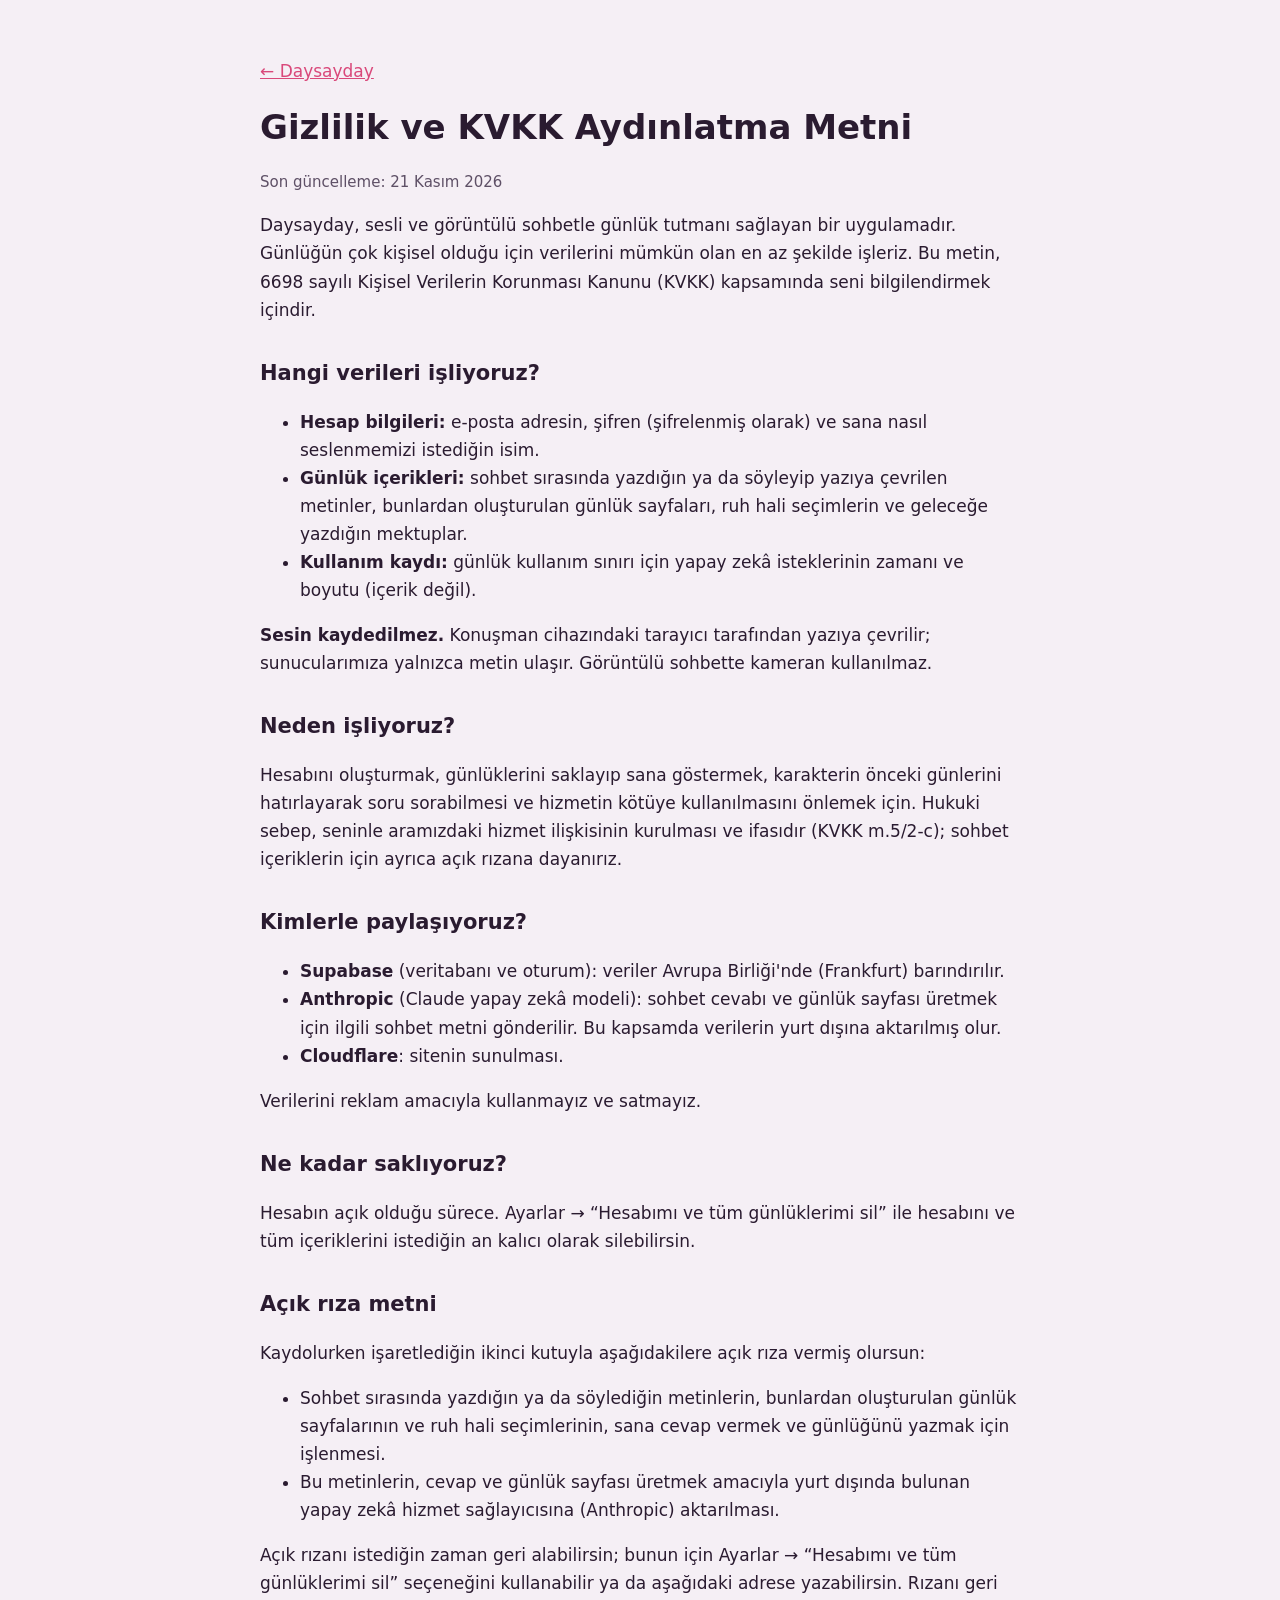
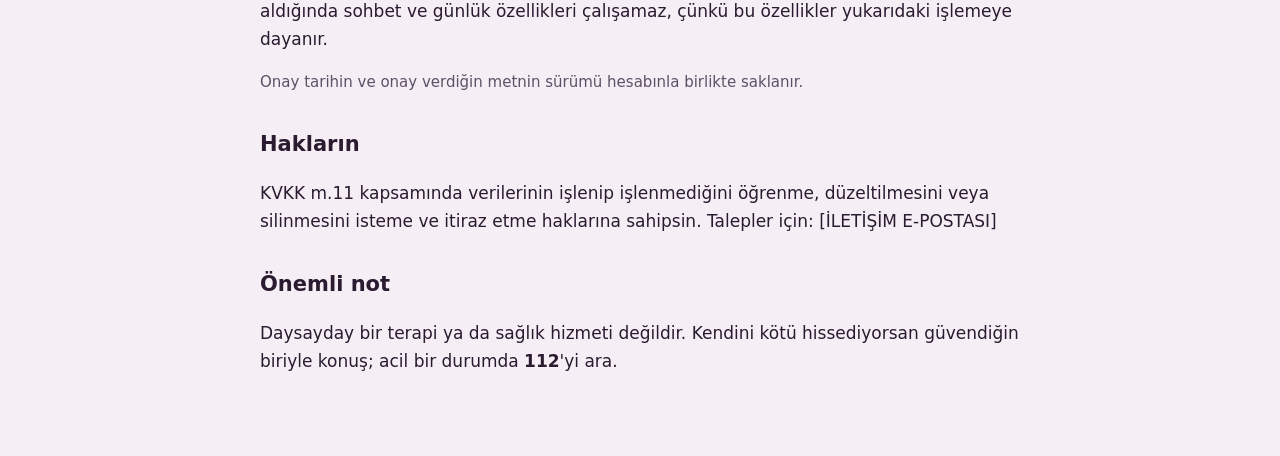
<file: gizlilik.html>
<!DOCTYPE html>
<html lang="tr">
<head>
<meta charset="utf-8">
<meta name="viewport" content="width=device-width, initial-scale=1">
<title>Gizlilik ve KVKK Aydınlatma Metni · Daysayday</title>
<meta property="og:image" content="https://daysayday.com/img/og-luna.jpg">
<meta property="og:image:width" content="640">
<meta property="og:image:height" content="640">
<meta name="twitter:image" content="https://daysayday.com/img/og-luna.jpg">
<link rel="icon" href="/favicon.ico?v=luna" sizes="any">
<link rel="icon" type="image/png" sizes="32x32" href="/img/luna-favicon-32.png">
<link rel="icon" type="image/png" sizes="96x96" href="/img/luna-favicon-96.png">
<style>
  body { margin: 0; background: #F5EFF5; color: #2A1B30; font: 17px/1.65 "Figtree", system-ui, sans-serif; }
  main { max-width: 760px; margin: 0 auto; padding: 40px 22px 64px; }
  h1 { font-size: 34px; line-height: 1.15; } h2 { font-size: 21px; margin-top: 32px; }
  a { color: #D9487A; } .muted { color: #5E5066; font-size: 15px; }
</style>
</head>
<body>
<main>
  <p><a href="/#tanitim">← Daysayday</a></p>
  <h1>Gizlilik ve KVKK Aydınlatma Metni</h1>
  <p class="muted">Son güncelleme: 21 Kasım 2026</p>

  <p>Daysayday, sesli ve görüntülü sohbetle günlük tutmanı sağlayan bir uygulamadır. Günlüğün çok kişisel olduğu için verilerini mümkün olan en az şekilde işleriz. Bu metin, 6698 sayılı Kişisel Verilerin Korunması Kanunu (KVKK) kapsamında seni bilgilendirmek içindir.</p>

  <h2>Hangi verileri işliyoruz?</h2>
  <ul>
    <li><b>Hesap bilgileri:</b> e-posta adresin, şifren (şifrelenmiş olarak) ve sana nasıl seslenmemizi istediğin isim.</li>
    <li><b>Günlük içerikleri:</b> sohbet sırasında yazdığın ya da söyleyip yazıya çevrilen metinler, bunlardan oluşturulan günlük sayfaları, ruh hali seçimlerin ve geleceğe yazdığın mektuplar.</li>
    <li><b>Kullanım kaydı:</b> günlük kullanım sınırı için yapay zekâ isteklerinin zamanı ve boyutu (içerik değil).</li>
  </ul>
  <p><b>Sesin kaydedilmez.</b> Konuşman cihazındaki tarayıcı tarafından yazıya çevrilir; sunucularımıza yalnızca metin ulaşır. Görüntülü sohbette kameran kullanılmaz.</p>

  <h2>Neden işliyoruz?</h2>
  <p>Hesabını oluşturmak, günlüklerini saklayıp sana göstermek, karakterin önceki günlerini hatırlayarak soru sorabilmesi ve hizmetin kötüye kullanılmasını önlemek için. Hukuki sebep, seninle aramızdaki hizmet ilişkisinin kurulması ve ifasıdır (KVKK m.5/2-c); sohbet içeriklerin için ayrıca açık rızana dayanırız.</p>

  <h2>Kimlerle paylaşıyoruz?</h2>
  <ul>
    <li><b>Supabase</b> (veritabanı ve oturum): veriler Avrupa Birliği'nde (Frankfurt) barındırılır.</li>
    <li><b>Anthropic</b> (Claude yapay zekâ modeli): sohbet cevabı ve günlük sayfası üretmek için ilgili sohbet metni gönderilir. Bu kapsamda verilerin yurt dışına aktarılmış olur.</li>
    <li><b>Cloudflare</b>: sitenin sunulması.</li>
  </ul>
  <p>Verilerini reklam amacıyla kullanmayız ve satmayız.</p>

  <h2>Ne kadar saklıyoruz?</h2>
  <p>Hesabın açık olduğu sürece. Ayarlar → “Hesabımı ve tüm günlüklerimi sil” ile hesabını ve tüm içeriklerini istediğin an kalıcı olarak silebilirsin.</p>

  <h2 id="acik-riza">Açık rıza metni</h2>
  <p>Kaydolurken işaretlediğin ikinci kutuyla aşağıdakilere açık rıza vermiş olursun:</p>
  <ul>
    <li>Sohbet sırasında yazdığın ya da söylediğin metinlerin, bunlardan oluşturulan günlük sayfalarının ve ruh hali seçimlerinin, sana cevap vermek ve günlüğünü yazmak için işlenmesi.</li>
    <li>Bu metinlerin, cevap ve günlük sayfası üretmek amacıyla yurt dışında bulunan yapay zekâ hizmet sağlayıcısına (Anthropic) aktarılması.</li>
  </ul>
  <p>Açık rızanı istediğin zaman geri alabilirsin; bunun için Ayarlar → “Hesabımı ve tüm günlüklerimi sil” seçeneğini kullanabilir ya da aşağıdaki adrese yazabilirsin. Rızanı geri aldığında sohbet ve günlük özellikleri çalışamaz, çünkü bu özellikler yukarıdaki işlemeye dayanır.</p>
  <p class="muted">Onay tarihin ve onay verdiğin metnin sürümü hesabınla birlikte saklanır.</p>

  <h2>Hakların</h2>
  <p>KVKK m.11 kapsamında verilerinin işlenip işlenmediğini öğrenme, düzeltilmesini veya silinmesini isteme ve itiraz etme haklarına sahipsin. Talepler için: [İLETİŞİM E-POSTASI]</p>

  <h2>Önemli not</h2>
  <p>Daysayday bir terapi ya da sağlık hizmeti değildir. Kendini kötü hissediyorsan güvendiğin biriyle konuş; acil bir durumda <b>112</b>'yi ara.</p>
</main>
</body>
</html>
</file>
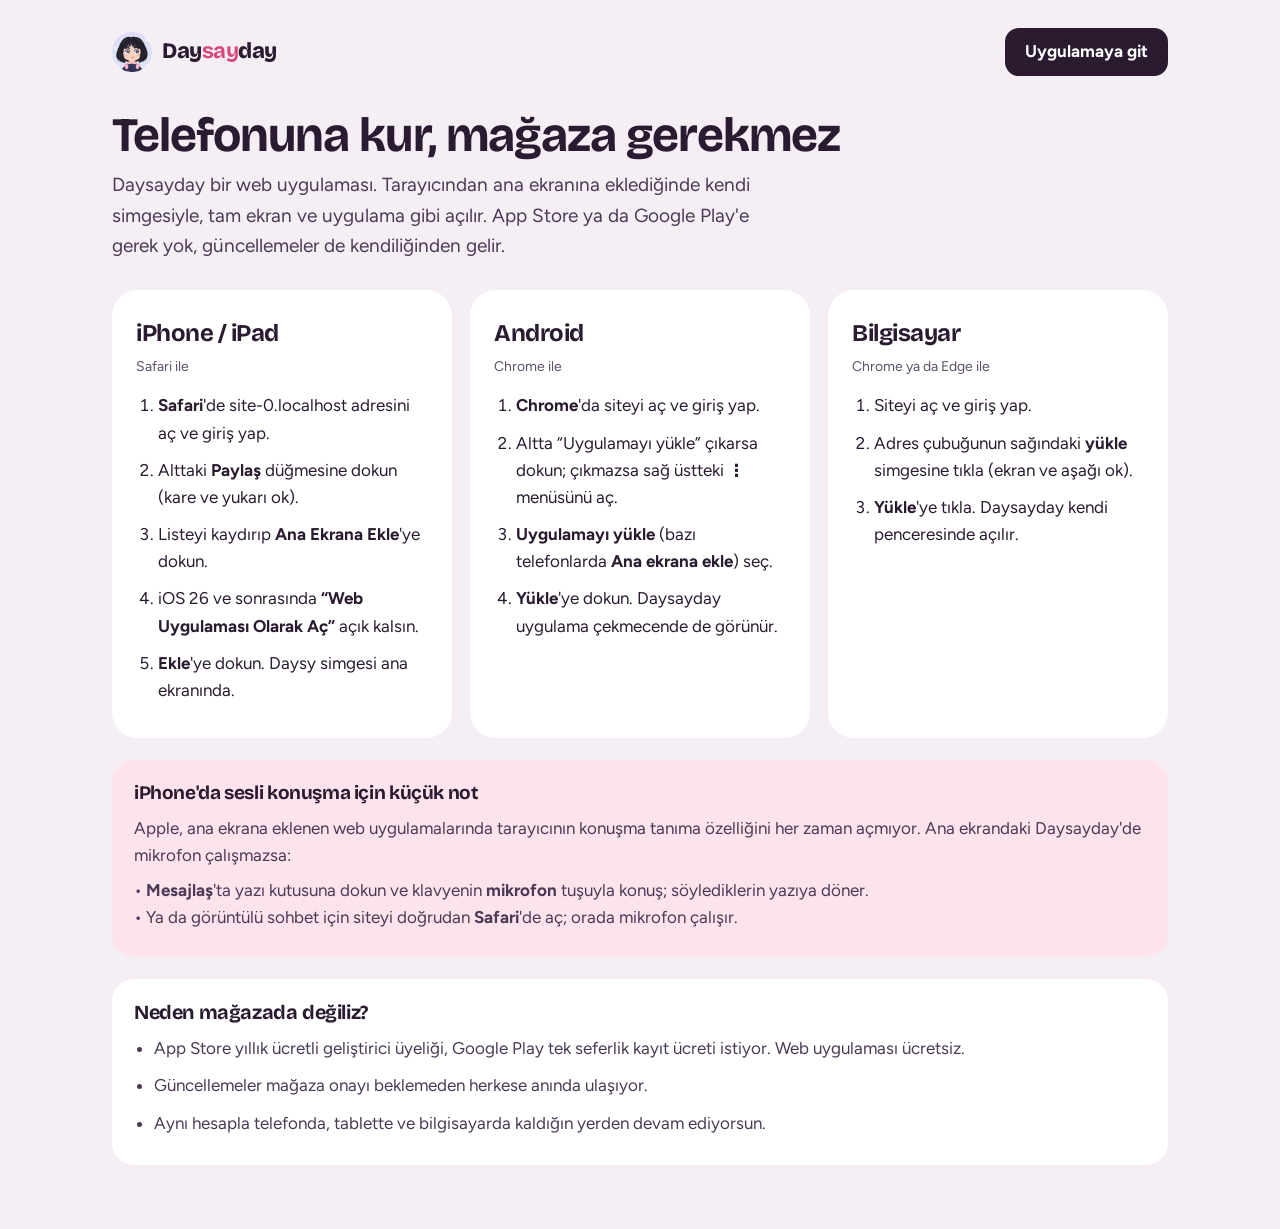
<file: telefona-kur.html>
<!DOCTYPE html>
<html lang="tr">
<head>
<meta charset="utf-8">
<meta name="viewport" content="width=device-width, initial-scale=1">
<title>Daysayday'i telefonuna kur · Mağaza gerekmez</title>
<meta property="og:image" content="https://daysayday.com/img/og-luna.jpg">
<meta property="og:image:width" content="640">
<meta property="og:image:height" content="640">
<meta name="twitter:image" content="https://daysayday.com/img/og-luna.jpg">
<link rel="icon" href="/favicon.ico?v=luna" sizes="any">
<link rel="icon" type="image/png" sizes="32x32" href="/img/luna-favicon-32.png">
<link rel="icon" type="image/png" sizes="96x96" href="/img/luna-favicon-96.png">
<link rel="apple-touch-icon" href="/img/luna-apple-touch-icon.png">
<link rel="manifest" href="/manifest.webmanifest">
<link rel="preconnect" href="https://fonts.googleapis.com">
<link rel="preconnect" href="https://fonts.gstatic.com" crossorigin>
<link href="https://fonts.googleapis.com/css2?family=Bricolage+Grotesque:opsz,wght@12..96,700;12..96,800&family=Figtree:wght@400;600;700&display=swap" rel="stylesheet">
<style>
  :root { --ink: #2A1B30; --muted: #4A3A55; --soft: #5E5066; --accent: #D9487A; }
  * { box-sizing: border-box; }
  body { margin: 0; background: #F5EFF5; color: var(--ink); font: 17px/1.6 "Figtree", system-ui, sans-serif; }
  .disp { font-family: "Bricolage Grotesque", system-ui, sans-serif; letter-spacing: -0.02em; }
  main { max-width: 1100px; margin: 0 auto; padding: 28px 22px 64px; }
  a { color: var(--accent); }
  .top { display: flex; justify-content: space-between; align-items: center; gap: 12px; flex-wrap: wrap; }
  .brand { display: flex; align-items: center; gap: 10px; text-decoration: none; color: var(--ink); font-weight: 800; font-size: 22px; }
  .brand img { width: 40px; height: 40px; } .brand b { color: var(--accent); }
  .btn { display: inline-flex; align-items: center; min-height: 48px; padding: 0 20px; border-radius: 14px; background: var(--ink); color: #fff; text-decoration: none; font-weight: 700; }
  h1 { font-size: clamp(32px, 5vw, 48px); line-height: 1.05; margin: 34px 0 10px; }
  .lead { color: var(--muted); max-width: 680px; margin: 0 0 28px; font-size: 19px; }
  .grid { display: grid; grid-template-columns: repeat(3, minmax(0, 1fr)); gap: 18px; }
  .card { background: #fff; border-radius: 26px; padding: 24px; }
  .card h2 { margin: 0 0 4px; font-size: 24px; }
  .card .sub { color: var(--soft); font-size: 14px; margin: 0 0 14px; }
  ol { margin: 0; padding-left: 22px; } li { margin-bottom: 10px; }
  .note { margin-top: 22px; background: #FCE3EC; border-radius: 22px; padding: 18px 22px; }
  .note h3 { margin: 0 0 6px; font-size: 19px; }
  .note p { margin: 0 0 8px; color: var(--muted); }
  .why { margin-top: 22px; background: #fff; border-radius: 22px; padding: 18px 22px; }
  .why ul { margin: 6px 0 0; padding-left: 20px; color: var(--muted); }
  @media (max-width: 900px) { .grid { grid-template-columns: 1fr; } }
</style>
</head>
<body>
<main>
  <div class="top">
    <a class="brand disp" href="/"><img src="/img/logo.png" alt=""><span>Day<b>say</b>day</span></a>
    <a class="btn" href="/app/">Uygulamaya git</a>
  </div>
  <h1 class="disp">Telefonuna kur, mağaza gerekmez</h1>
  <p class="lead">Daysayday bir web uygulaması. Tarayıcından ana ekranına eklediğinde kendi simgesiyle, tam ekran ve uygulama gibi açılır. App Store ya da Google Play'e gerek yok, güncellemeler de kendiliğinden gelir.</p>

  <div class="grid">
    <section class="card">
      <h2 class="disp">iPhone / iPad</h2>
      <p class="sub">Safari ile</p>
      <ol>
        <li><b>Safari</b>'de <span class="hostname">daysayday.com</span> adresini aç ve giriş yap.</li>
        <li>Alttaki <b>Paylaş</b> düğmesine dokun (kare ve yukarı ok).</li>
        <li>Listeyi kaydırıp <b>Ana Ekrana Ekle</b>'ye dokun.</li>
        <li>iOS 26 ve sonrasında <b>“Web Uygulaması Olarak Aç”</b> açık kalsın.</li>
        <li><b>Ekle</b>'ye dokun. Daysy simgesi ana ekranında.</li>
      </ol>
    </section>
    <section class="card">
      <h2 class="disp">Android</h2>
      <p class="sub">Chrome ile</p>
      <ol>
        <li><b>Chrome</b>'da siteyi aç ve giriş yap.</li>
        <li>Altta “Uygulamayı yükle” çıkarsa dokun; çıkmazsa sağ üstteki <b>⋮</b> menüsünü aç.</li>
        <li><b>Uygulamayı yükle</b> (bazı telefonlarda <b>Ana ekrana ekle</b>) seç.</li>
        <li><b>Yükle</b>'ye dokun. Daysayday uygulama çekmecende de görünür.</li>
      </ol>
    </section>
    <section class="card">
      <h2 class="disp">Bilgisayar</h2>
      <p class="sub">Chrome ya da Edge ile</p>
      <ol>
        <li>Siteyi aç ve giriş yap.</li>
        <li>Adres çubuğunun sağındaki <b>yükle</b> simgesine tıkla (ekran ve aşağı ok).</li>
        <li><b>Yükle</b>'ye tıkla. Daysayday kendi penceresinde açılır.</li>
      </ol>
    </section>
  </div>

  <div class="note">
    <h3 class="disp">iPhone'da sesli konuşma için küçük not</h3>
    <p>Apple, ana ekrana eklenen web uygulamalarında tarayıcının konuşma tanıma özelliğini her zaman açmıyor. Ana ekrandaki Daysayday'de mikrofon çalışmazsa:</p>
    <p>• <b>Mesajlaş</b>'ta yazı kutusuna dokun ve klavyenin <b>mikrofon</b> tuşuyla konuş; söylediklerin yazıya döner.<br>• Ya da görüntülü sohbet için siteyi doğrudan <b>Safari</b>'de aç; orada mikrofon çalışır.</p>
  </div>

  <div class="why">
    <h3 class="disp" style="margin:0">Neden mağazada değiliz?</h3>
    <ul>
      <li>App Store yıllık ücretli geliştirici üyeliği, Google Play tek seferlik kayıt ücreti istiyor. Web uygulaması ücretsiz.</li>
      <li>Güncellemeler mağaza onayı beklemeden herkese anında ulaşıyor.</li>
      <li>Aynı hesapla telefonda, tablette ve bilgisayarda kaldığın yerden devam ediyorsun.</li>
    </ul>
  </div>
</main>
<script>document.querySelectorAll(".hostname").forEach(e=>{if(location.hostname&&location.hostname!=="localhost")e.textContent=location.hostname})</script></body>
</html>
</file>
